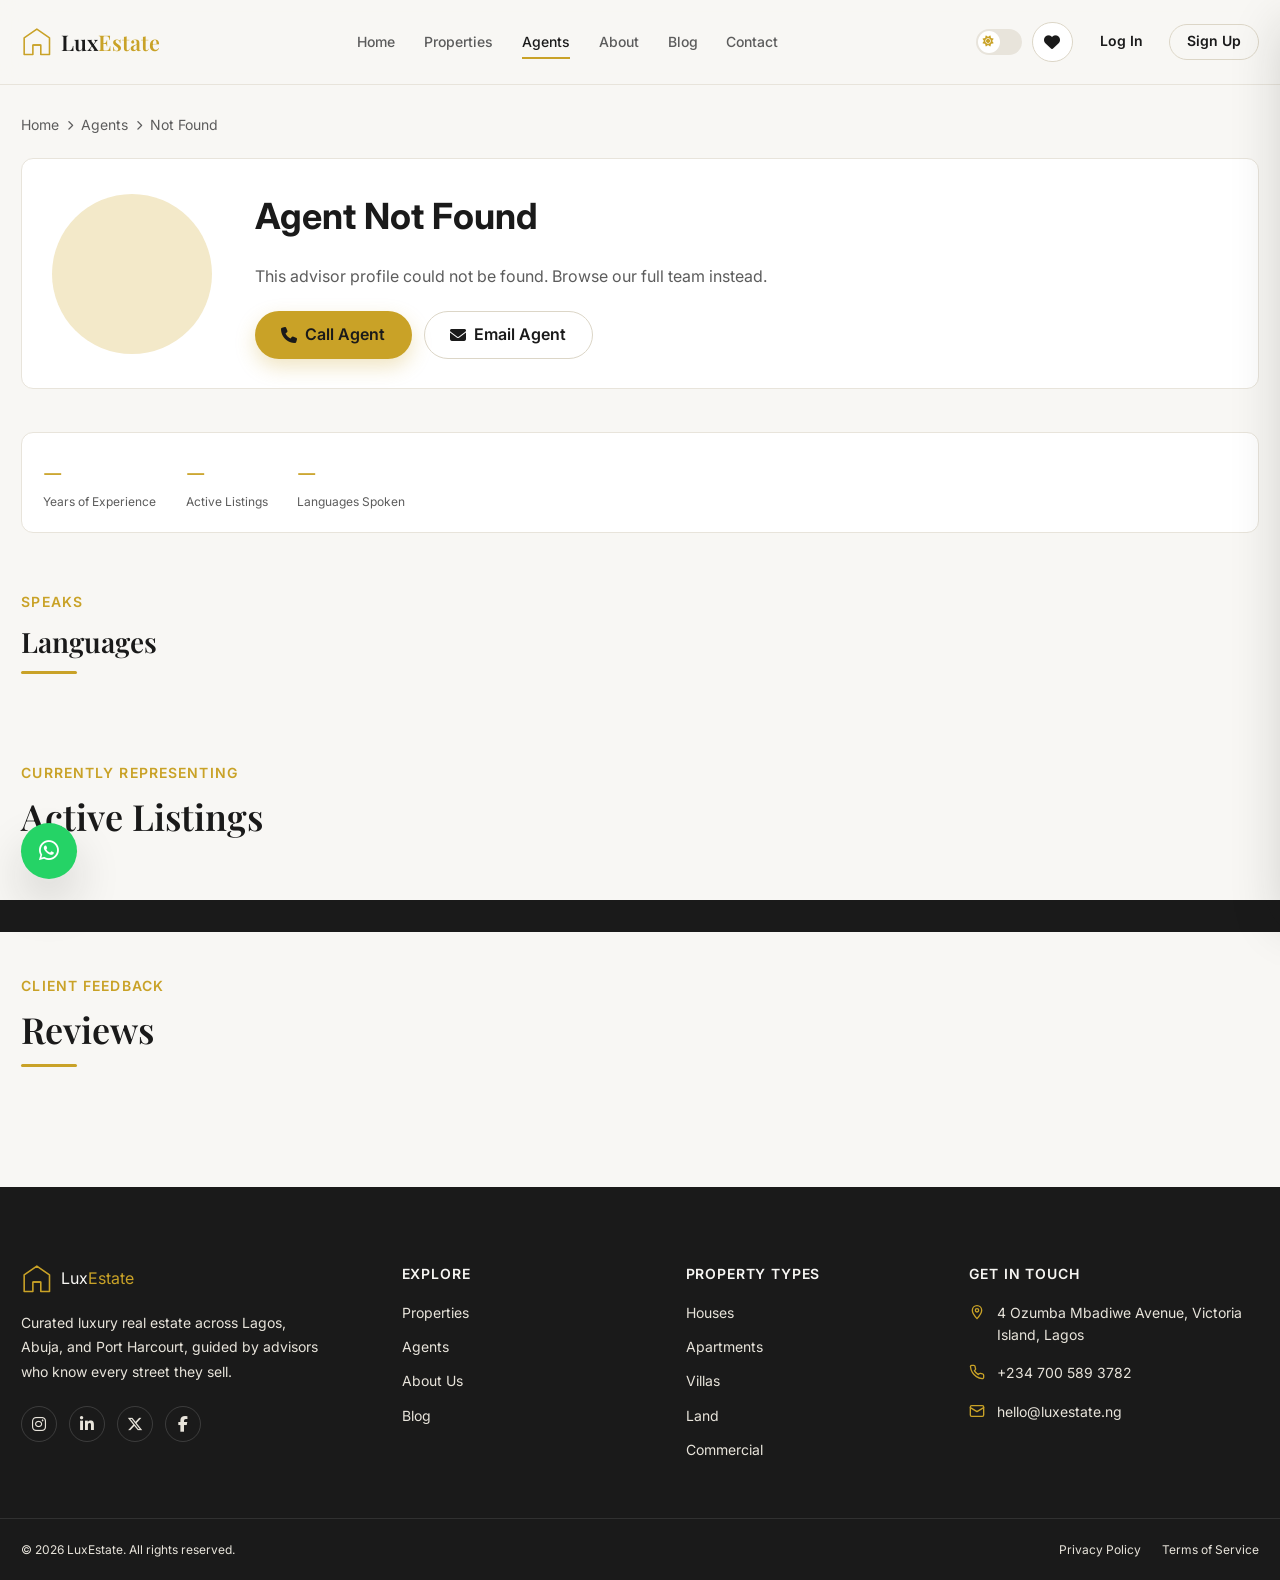
<file: agent.html>
<!DOCTYPE html>
<html lang="en">
<head>
<meta charset="UTF-8">
<meta name="viewport" content="width=device-width, initial-scale=1.0">
<title>Agent Profile | LuxEstate Luxury Real Estate</title>
<meta name="description" content="View this LuxEstate advisor's profile, experience, languages spoken, and active property listings.">
<link rel="canonical" href="https://luxestate.ng/agent.html">

<meta property="og:type" content="profile">
<meta property="og:title" content="Agent Profile | LuxEstate Luxury Real Estate">
<meta property="og:description" content="View this LuxEstate advisor's profile, experience, languages spoken, and active property listings.">
<meta property="og:image" content="https://images.pexels.com/photos/26859026/pexels-photo-26859026.jpeg?auto=compress&cs=tinysrgb&w=1200">
<meta property="og:url" content="https://luxestate.ng/agent.html">

<meta name="twitter:card" content="summary_large_image">
<meta name="twitter:title" content="Agent Profile | LuxEstate Luxury Real Estate">
<meta name="twitter:description" content="View this LuxEstate advisor's profile, experience, languages spoken, and active property listings.">
<meta name="twitter:image" content="https://images.pexels.com/photos/26859026/pexels-photo-26859026.jpeg?auto=compress&cs=tinysrgb&w=1200">

<link rel="icon" type="image/svg+xml" href="data:image/svg+xml,%3Csvg xmlns='http://www.w3.org/2000/svg' viewBox='0 0 40 40'%3E%3Crect width='40' height='40' rx='8' fill='%231A1A1A'/%3E%3Cpath d='M20 7 6 16v17h11V25h6v8h11V16L20 7Z' fill='none' stroke='%23C9A227' stroke-width='2' stroke-linejoin='round'/%3E%3Cpath d='M17 25h6' stroke='%23C9A227' stroke-width='2' stroke-linecap='round'/%3E%3C/svg%3E">

<link rel="preconnect" href="https://fonts.googleapis.com">
<link rel="preconnect" href="https://fonts.gstatic.com" crossorigin>
<link href="https://fonts.googleapis.com/css2?family=Playfair+Display:wght@500;600;700&family=Inter:wght@400;500;600;700&display=swap" rel="stylesheet">
<link rel="stylesheet" href="https://cdnjs.cloudflare.com/ajax/libs/font-awesome/6.5.2/css/all.min.css">

<link rel="stylesheet" href="css/variables.css">
<link rel="stylesheet" href="css/style.css">
<link rel="stylesheet" href="css/animations.css">
<link rel="stylesheet" href="css/responsive.css">
</head>
<body>

<header class="site-header">
  <div class="container header-inner">
    <a href="index.html" class="brand">
      <svg class="brand-mark" viewBox="0 0 40 40" fill="none" xmlns="http://www.w3.org/2000/svg">
        <path d="M20 4 4 15v21h11V24h10v12h11V15L20 4Z" stroke="currentColor" stroke-width="2" stroke-linejoin="round"/>
        <path d="M16 24h8" stroke="currentColor" stroke-width="2" stroke-linecap="round"/>
      </svg>
      <span class="brand-name">Lux<span>Estate</span></span>
    </a>

    <nav class="nav-links" aria-label="Primary">
      <a href="index.html">Home</a>
      <a href="properties.html">Properties</a>
      <a href="agents.html" class="active">Agents</a>
      <a href="about.html">About</a>
      <a href="blog.html">Blog</a>
      <a href="contact.html">Contact</a>
    </nav>

    <div class="header-actions">
      <button type="button" class="theme-toggle" aria-label="Toggle dark mode">
        <span class="theme-toggle-knob">
          <i class="fa-solid fa-sun" style="font-size:11px"></i>
        </span>
      </button>
      <div class="icon-btn-wrap">
        <button type="button" class="btn-icon" id="favorites-drawer-btn" aria-label="View saved favorites">
          <i class="fa-solid fa-heart"></i>
          <span class="favorites-count-badge" id="favorites-count-badge" style="display:none">0</span>
        </button>
      </div>
      <div class="auth-header-actions" id="auth-header-actions"></div>
      <button type="button" class="hamburger" aria-label="Open menu" aria-expanded="false">
        <span></span>
        <span></span>
        <span></span>
      </button>
    </div>
  </div>
</header>

<div class="mobile-menu-backdrop"></div>
<div class="mobile-menu">
  <button type="button" class="mobile-menu-close btn-icon" aria-label="Close menu">
    <i class="fa-solid fa-xmark"></i>
  </button>
  <nav class="mobile-nav-links" aria-label="Mobile Primary">
    <a href="index.html">Home</a>
    <a href="properties.html">Properties</a>
    <a href="agents.html">Agents</a>
    <a href="about.html">About</a>
    <a href="blog.html">Blog</a>
    <a href="contact.html">Contact</a>
  </nav>
  <div class="mobile-auth-links" id="mobile-auth-links"></div>
</div>

<main>
  <div class="container" style="padding-top:var(--space-xl)">
    <div class="breadcrumbs" style="justify-content:flex-start;color:var(--text-secondary)">
      <a href="index.html">Home</a>
      <i class="fa-solid fa-chevron-right" style="font-size:10px"></i>
      <a href="agents.html">Agents</a>
      <i class="fa-solid fa-chevron-right" style="font-size:10px"></i>
      <span id="breadcrumb-agent-name">Loading&hellip;</span>
    </div>
  </div>

  <section class="section-pad" style="padding-top:var(--space-lg)">
    <div class="container">

      <div class="calculator-box reveal" style="display:flex;gap:var(--space-2xl);align-items:center;flex-wrap:wrap">
        <div id="profile-avatar" class="agent-photo" style="width:160px;height:160px;flex-shrink:0;margin:0"></div>
        <div style="flex:1;min-width:240px">
          <h1 id="profile-name" style="font-size:var(--fs-36);margin-bottom:var(--space-2xs)">Loading&hellip;</h1>
          <p id="profile-position" style="color:var(--gold-600);font-weight:600;margin-bottom:var(--space-md)"></p>
          <p id="profile-bio" style="color:var(--text-secondary);line-height:var(--lh-relaxed);margin-bottom:var(--space-lg)"></p>
          <div style="display:flex;gap:var(--space-sm);flex-wrap:wrap">
            <a href="#" id="profile-phone-btn" class="btn btn-primary"><i class="fa-solid fa-phone"></i> Call Agent</a>
            <a href="#" id="profile-email-btn" class="btn btn-secondary"><i class="fa-solid fa-envelope"></i> Email Agent</a>
            <div class="agent-social" id="profile-social" style="justify-content:flex-start"></div>
          </div>
        </div>
      </div>

      <div class="details-quick-facts reveal" style="margin-top:var(--space-2xl)">
        <div class="quick-fact">
          <span class="quick-fact-value" id="stat-experience">&mdash;</span>
          <span class="quick-fact-label">Years of Experience</span>
        </div>
        <div class="quick-fact">
          <span class="quick-fact-value" id="stat-listings">&mdash;</span>
          <span class="quick-fact-label">Active Listings</span>
        </div>
        <div class="quick-fact">
          <span class="quick-fact-value" id="stat-languages">&mdash;</span>
          <span class="quick-fact-label">Languages Spoken</span>
        </div>
      </div>

      <div class="section-head reveal" style="margin-top:var(--space-3xl)">
        <span class="eyebrow">Speaks</span>
        <h2 class="section-title with-rule" style="font-size:var(--fs-28)">Languages</h2>
      </div>
      <div id="profile-languages" style="display:flex;gap:var(--space-sm);flex-wrap:wrap;margin-bottom:var(--space-xl)"></div>

      <div class="section-head reveal" style="margin-top:var(--space-2xl)">
        <span class="eyebrow">Currently Representing</span>
        <h2 class="section-title with-rule">Active Listings</h2>
      </div>
      <div class="grid grid-3" id="profile-listings-grid"></div>

      <div class="section-head reveal" style="margin-top:var(--space-4xl)">
        <span class="eyebrow">Client Feedback</span>
        <h2 class="section-title with-rule">Reviews</h2>
      </div>
      <div class="grid grid-2" id="profile-reviews-grid"></div>

    </div>
  </section>
</main>

<footer class="site-footer">
  <div class="container footer-grid">
    <div>
      <a href="index.html" class="brand footer-brand">
        <svg class="brand-mark" viewBox="0 0 40 40" fill="none" xmlns="http://www.w3.org/2000/svg">
          <path d="M20 4 4 15v21h11V24h10v12h11V15L20 4Z" stroke="currentColor" stroke-width="2" stroke-linejoin="round"/>
          <path d="M16 24h8" stroke="currentColor" stroke-width="2" stroke-linecap="round"/>
        </svg>
        <span>Lux<span style="color:var(--gold-600)">Estate</span></span>
      </a>
      <p class="footer-desc">Curated luxury real estate across Lagos, Abuja, and Port Harcourt, guided by advisors who know every street they sell.</p>
      <div class="footer-social">
        <a href="#" aria-label="LuxEstate on Instagram"><i class="fa-brands fa-instagram"></i></a>
        <a href="#" aria-label="LuxEstate on LinkedIn"><i class="fa-brands fa-linkedin-in"></i></a>
        <a href="#" aria-label="LuxEstate on X"><i class="fa-brands fa-x-twitter"></i></a>
        <a href="#" aria-label="LuxEstate on Facebook"><i class="fa-brands fa-facebook-f"></i></a>
      </div>
    </div>

    <div>
      <h4 class="footer-heading">Explore</h4>
      <div class="footer-links">
        <a href="properties.html">Properties</a>
        <a href="agents.html">Agents</a>
        <a href="about.html">About Us</a>
        <a href="blog.html">Blog</a>
      </div>
    </div>

    <div>
      <h4 class="footer-heading">Property Types</h4>
      <div class="footer-links">
        <a href="properties.html?type=House">Houses</a>
        <a href="properties.html?type=Apartment">Apartments</a>
        <a href="properties.html?type=Villa">Villas</a>
        <a href="properties.html?type=Land">Land</a>
        <a href="properties.html?type=Commercial">Commercial</a>
      </div>
    </div>

    <div>
      <h4 class="footer-heading">Get In Touch</h4>
      <div class="footer-contact-item">
        <svg viewBox="0 0 24 24" fill="none" stroke="currentColor" stroke-width="2" stroke-linecap="round" stroke-linejoin="round"><path d="M12 22s7-7.5 7-12.5A7 7 0 0 0 5 9.5C5 14.5 12 22 12 22Z"/><circle cx="12" cy="9.5" r="2.5"/></svg>
        <span>4 Ozumba Mbadiwe Avenue, Victoria Island, Lagos</span>
      </div>
      <div class="footer-contact-item">
        <svg viewBox="0 0 24 24" fill="none" stroke="currentColor" stroke-width="2" stroke-linecap="round" stroke-linejoin="round"><path d="M22 16.9v3a2 2 0 0 1-2.2 2 19.8 19.8 0 0 1-8.6-3 19.5 19.5 0 0 1-6-6 19.8 19.8 0 0 1-3-8.7A2 2 0 0 1 4.1 2h3a2 2 0 0 1 2 1.7c.1 1 .3 2 .7 3a2 2 0 0 1-.5 2.1L8 10a16 16 0 0 0 6 6l1.2-1.3a2 2 0 0 1 2.1-.5c1 .4 2 .6 3 .7a2 2 0 0 1 1.7 2Z"/></svg>
        <span>+234 700 589 3782</span>
      </div>
      <div class="footer-contact-item">
        <svg viewBox="0 0 24 24" fill="none" stroke="currentColor" stroke-width="2" stroke-linecap="round" stroke-linejoin="round"><rect x="2" y="4" width="20" height="16" rx="2"/><path d="m2 7 10 6 10-6"/></svg>
        <span>hello@luxestate.ng</span>
      </div>
    </div>
  </div>

  <div class="container footer-bottom">
    <span>&copy; 2026 LuxEstate. All rights reserved.</span>
    <div class="footer-bottom-links">
      <a href="#">Privacy Policy</a>
      <a href="#">Terms of Service</a>
    </div>
  </div>
</footer>

<button type="button" class="back-to-top" aria-label="Back to top">
  <i class="fa-solid fa-arrow-up"></i>
</button>

<div class="favorites-drawer-backdrop" id="favorites-drawer-backdrop"></div>
<aside class="favorites-drawer" id="favorites-drawer" aria-label="Saved favorites">
  <div class="favorites-drawer-header">
    <span class="favorites-drawer-title">Saved Favorites</span>
    <button type="button" class="btn-icon" id="favorites-drawer-close" aria-label="Close favorites">
      <i class="fa-solid fa-xmark"></i>
    </button>
  </div>
  <div class="favorites-drawer-body" id="favorites-drawer-body"></div>
  <div class="favorites-drawer-footer">
    <a href="favorites.html" class="btn btn-secondary btn-block">View All Favorites</a>
  </div>
</aside>

<a href="https://wa.me/2347005893782" class="whatsapp-float" target="_blank" rel="noopener" aria-label="Chat with us on WhatsApp">
  <i class="fa-brands fa-whatsapp"></i>
</a>

<script src="js/app.js"></script>
<script src="js/darkmode.js"></script>
<script src="js/toast.js"></script>
<script src="js/favorites.js"></script>
<script src="js/auth.js"></script>
<script src="js/favorites-drawer.js"></script>
<script src="js/render.js"></script><script>
  (function () {
    const params = new URLSearchParams(window.location.search);
    const agentId = params.get('id');

    const SAMPLE_REVIEWS = [
      {
        text: 'Patient, thorough, and never once made us feel rushed into a decision. We toured six properties before finding the right one, and the advice at every step was honest.',
        author: 'Ngozi Adeyemi',
        role: 'Buyer'
      },
      {
        text: 'Handled a tricky negotiation on our behalf with a level head and a clear strategy. We ended up paying less than our original budget for a better property.',
        author: 'Segun Afolabi',
        role: 'Buyer'
      }
    ];

    function socialIcon(platform) {
      if (platform === 'instagram') return 'fa-instagram';
      if (platform === 'linkedin') return 'fa-linkedin-in';
      if (platform === 'twitter') return 'fa-x-twitter';
      return 'fa-link';
    }

    function renderReviews() {
      return SAMPLE_REVIEWS.map(function (review) {
        return (
          '<article class="card reveal">' +
            '<div class="card-body">' +
              '<svg style="width:28px;height:28px;color:var(--gold-600);margin-bottom:var(--space-md)" viewBox="0 0 24 24" fill="currentColor"><path d="M7 5C4 6.5 2 9.5 2 13c0 2.8 2.2 5 5 5s5-2.2 5-5c0-2.5-1.8-4.6-4.2-5V5Zm11 0c-3 1.5-5 4.5-5 8 0 2.8 2.2 5 5 5s5-2.2 5-5c0-2.5-1.8-4.6-4.2-5V5Z"/></svg>' +
              '<p style="color:var(--text-secondary);line-height:var(--lh-relaxed);margin-bottom:var(--space-md)">' + review.text + '</p>' +
              '<p style="font-weight:600">' + review.author + '</p>' +
              '<p style="font-size:var(--fs-12);color:var(--text-secondary)">' + review.role + '</p>' +
            '</div>' +
          '</article>'
        );
      }).join('');
    }

    Promise.all([LuxRender.loadAgents(), LuxRender.loadProperties()]).then(function (results) {
      const agents = results[0];
      const properties = results[1];
      const agent = agents.find(function (a) { return a.id === agentId; });

      if (!agent) {
        document.getElementById('profile-name').textContent = 'Agent Not Found';
        document.getElementById('profile-bio').textContent = 'This advisor profile could not be found. Browse our full team instead.';
        document.getElementById('breadcrumb-agent-name').textContent = 'Not Found';
        return;
      }

      document.title = agent.name + ' | LuxEstate Agents';
      document.getElementById('breadcrumb-agent-name').textContent = agent.name;
      const avatar = agent.avatar || { initials: '?', bg: '#F1EFE8', fg: '#5C5C5C' };
      document.getElementById('profile-avatar').innerHTML = '<span class="avatar-initials" style="background:' + avatar.bg + ';color:' + avatar.fg + ';font-size:2.5rem">' + LuxRender.escapeHTML(avatar.initials) + '</span>';
      document.getElementById('profile-name').textContent = agent.name;
      document.getElementById('profile-position').textContent = agent.position;
      document.getElementById('profile-bio').textContent = agent.bio;
      document.getElementById('profile-phone-btn').href = 'tel:' + agent.phone.replace(/\s/g, '');
      document.getElementById('profile-phone-btn').innerHTML = '<i class="fa-solid fa-phone"></i> ' + agent.phone;
      document.getElementById('profile-email-btn').href = 'mailto:' + agent.email;

      document.getElementById('stat-experience').textContent = agent.experienceYears + '+';
      document.getElementById('stat-listings').textContent = agent.listingIds.length;
      document.getElementById('stat-languages').textContent = agent.languages.length;

      document.getElementById('profile-languages').innerHTML = agent.languages.map(function (lang) {
        return '<span class="card-badge" style="position:static">' + LuxRender.escapeHTML(lang) + '</span>';
      }).join('');

      const socialLinks = Object.keys(agent.social || {}).map(function (platform) {
        return '<a href="' + agent.social[platform] + '" target="_blank" rel="noopener" aria-label="' + agent.name + ' on ' + platform + '"><i class="fa-brands ' + socialIcon(platform) + '"></i></a>';
      }).join('');
      document.getElementById('profile-social').innerHTML = socialLinks;

      const listings = properties.filter(function (p) { return agent.listingIds.indexOf(p.id) !== -1; });
      LuxRender.renderProperties(document.getElementById('profile-listings-grid'), listings);

      document.getElementById('profile-reviews-grid').innerHTML = renderReviews();
      LuxRender.observeReveal(document.getElementById('profile-reviews-grid'));
    });
  })();
</script>

</body>
</html>
</file>
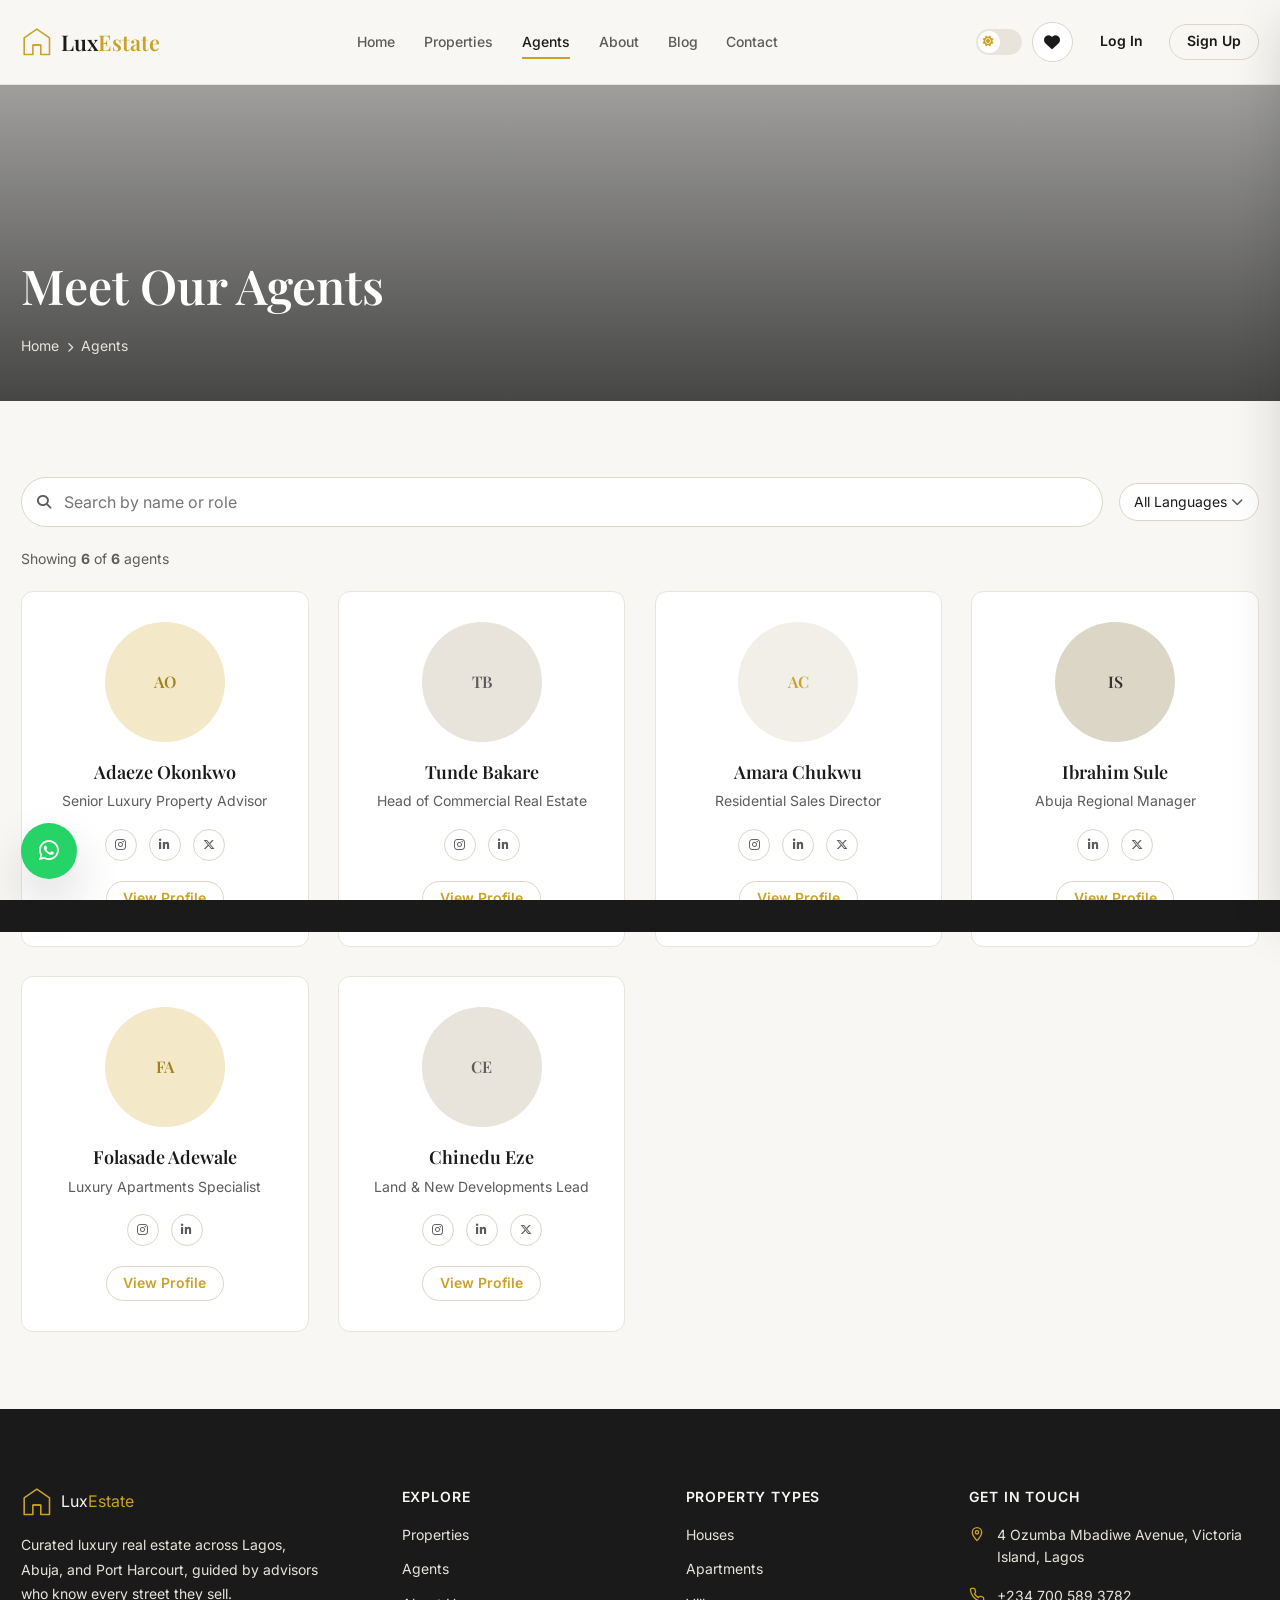
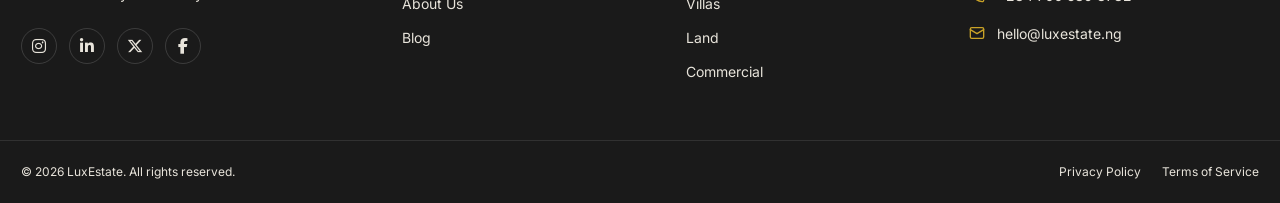
<file: agents.html>
<!DOCTYPE html>
<html lang="en">
<head>
<meta charset="UTF-8">
<meta name="viewport" content="width=device-width, initial-scale=1.0">
<title>Our Agents | LuxEstate Luxury Real Estate</title>
<meta name="description" content="Meet the LuxEstate advisory team — experienced luxury real estate agents serving Lagos, Abuja, and Port Harcourt.">
<link rel="canonical" href="https://luxestate.ng/agents.html">

<meta property="og:type" content="website">
<meta property="og:title" content="Our Agents | LuxEstate Luxury Real Estate">
<meta property="og:description" content="Meet the LuxEstate advisory team — experienced luxury real estate agents serving Lagos, Abuja, and Port Harcourt.">
<meta property="og:image" content="https://images.pexels.com/photos/26859026/pexels-photo-26859026.jpeg?auto=compress&cs=tinysrgb&w=1200">
<meta property="og:url" content="https://luxestate.ng/agents.html">

<meta name="twitter:card" content="summary_large_image">
<meta name="twitter:title" content="Our Agents | LuxEstate Luxury Real Estate">
<meta name="twitter:description" content="Meet the LuxEstate advisory team — experienced luxury real estate agents serving Lagos, Abuja, and Port Harcourt.">
<meta name="twitter:image" content="https://images.pexels.com/photos/26859026/pexels-photo-26859026.jpeg?auto=compress&cs=tinysrgb&w=1200">

<link rel="icon" type="image/svg+xml" href="data:image/svg+xml,%3Csvg xmlns='http://www.w3.org/2000/svg' viewBox='0 0 40 40'%3E%3Crect width='40' height='40' rx='8' fill='%231A1A1A'/%3E%3Cpath d='M20 7 6 16v17h11V25h6v8h11V16L20 7Z' fill='none' stroke='%23C9A227' stroke-width='2' stroke-linejoin='round'/%3E%3Cpath d='M17 25h6' stroke='%23C9A227' stroke-width='2' stroke-linecap='round'/%3E%3C/svg%3E">

<link rel="preconnect" href="https://fonts.googleapis.com">
<link rel="preconnect" href="https://fonts.gstatic.com" crossorigin>
<link href="https://fonts.googleapis.com/css2?family=Playfair+Display:wght@500;600;700&family=Inter:wght@400;500;600;700&display=swap" rel="stylesheet">
<link rel="stylesheet" href="https://cdnjs.cloudflare.com/ajax/libs/font-awesome/6.5.2/css/all.min.css">

<link rel="stylesheet" href="css/variables.css">
<link rel="stylesheet" href="css/style.css">
<link rel="stylesheet" href="css/animations.css">
<link rel="stylesheet" href="css/responsive.css">
</head>
<body>

<header class="site-header">
  <div class="container header-inner">
    <a href="index.html" class="brand">
      <svg class="brand-mark" viewBox="0 0 40 40" fill="none" xmlns="http://www.w3.org/2000/svg">
        <path d="M20 4 4 15v21h11V24h10v12h11V15L20 4Z" stroke="currentColor" stroke-width="2" stroke-linejoin="round"/>
        <path d="M16 24h8" stroke="currentColor" stroke-width="2" stroke-linecap="round"/>
      </svg>
      <span class="brand-name">Lux<span>Estate</span></span>
    </a>

    <nav class="nav-links" aria-label="Primary">
      <a href="index.html">Home</a>
      <a href="properties.html">Properties</a>
      <a href="agents.html" class="active">Agents</a>
      <a href="about.html">About</a>
      <a href="blog.html">Blog</a>
      <a href="contact.html">Contact</a>
    </nav>

    <div class="header-actions">
      <button type="button" class="theme-toggle" aria-label="Toggle dark mode">
        <span class="theme-toggle-knob">
          <i class="fa-solid fa-sun" style="font-size:11px"></i>
        </span>
      </button>
      <div class="icon-btn-wrap">
        <button type="button" class="btn-icon" id="favorites-drawer-btn" aria-label="View saved favorites">
          <i class="fa-solid fa-heart"></i>
          <span class="favorites-count-badge" id="favorites-count-badge" style="display:none">0</span>
        </button>
      </div>
      <div class="auth-header-actions" id="auth-header-actions"></div>
      <button type="button" class="hamburger" aria-label="Open menu" aria-expanded="false">
        <span></span>
        <span></span>
        <span></span>
      </button>
    </div>
  </div>
</header>

<div class="mobile-menu-backdrop"></div>
<div class="mobile-menu">
  <button type="button" class="mobile-menu-close btn-icon" aria-label="Close menu">
    <i class="fa-solid fa-xmark"></i>
  </button>
  <nav class="mobile-nav-links" aria-label="Mobile Primary">
    <a href="index.html">Home</a>
    <a href="properties.html">Properties</a>
    <a href="agents.html">Agents</a>
    <a href="about.html">About</a>
    <a href="blog.html">Blog</a>
    <a href="contact.html">Contact</a>
  </nav>
  <div class="mobile-auth-links" id="mobile-auth-links"></div>
</div>

<main>

  <section class="page-hero" style="background-image:url('https://images.pexels.com/photos/19689230/pexels-photo-19689230.jpeg?auto=compress&cs=tinysrgb&w=1600')">
    <div class="page-hero-overlay"></div>
    <div class="container page-hero-content">
      <h1 class="page-hero-title">Meet Our Agents</h1>
      <div class="breadcrumbs">
        <a href="index.html">Home</a>
        <i class="fa-solid fa-chevron-right" style="font-size:10px"></i>
        <span>Agents</span>
      </div>
    </div>
  </section>

  <section class="section-pad">
    <div class="container">

      <div class="toolbar">
        <div class="search-input-wrap">
          <i class="fa-solid fa-magnifying-glass"></i>
          <label for="agent-search-input" class="sr-only">Search agents</label>
          <input type="text" id="agent-search-input" placeholder="Search by name or role">
        </div>
        <div class="toolbar-actions">
          <div class="select-wrap">
            <select id="agent-language-select">
              <option value="">All Languages</option>
            </select>
            <i class="fa-solid fa-chevron-down"></i>
          </div>
        </div>
      </div>

      <p class="result-count" id="agent-result-count"></p>

      <div class="grid grid-4" id="agents-grid"></div>

      <div class="empty-state" id="agent-empty-state" style="display:none">
        <svg viewBox="0 0 24 24" fill="none" stroke="currentColor" stroke-width="1.2" stroke-linecap="round" stroke-linejoin="round"><circle cx="11" cy="11" r="7"/><path d="m21 21-4.3-4.3"/><path d="M9 11h4"/></svg>
        <h3 class="empty-state-title">No Agents Found</h3>
        <p class="empty-state-desc">Try a different name, role, or language filter.</p>
        <button type="button" class="btn btn-primary" id="agent-empty-clear-btn">Clear Filters</button>
      </div>

    </div>
  </section>

</main>

<footer class="site-footer">
  <div class="container footer-grid">
    <div>
      <a href="index.html" class="brand footer-brand">
        <svg class="brand-mark" viewBox="0 0 40 40" fill="none" xmlns="http://www.w3.org/2000/svg">
          <path d="M20 4 4 15v21h11V24h10v12h11V15L20 4Z" stroke="currentColor" stroke-width="2" stroke-linejoin="round"/>
          <path d="M16 24h8" stroke="currentColor" stroke-width="2" stroke-linecap="round"/>
        </svg>
        <span>Lux<span style="color:var(--gold-600)">Estate</span></span>
      </a>
      <p class="footer-desc">Curated luxury real estate across Lagos, Abuja, and Port Harcourt, guided by advisors who know every street they sell.</p>
      <div class="footer-social">
        <a href="#" aria-label="LuxEstate on Instagram"><i class="fa-brands fa-instagram"></i></a>
        <a href="#" aria-label="LuxEstate on LinkedIn"><i class="fa-brands fa-linkedin-in"></i></a>
        <a href="#" aria-label="LuxEstate on X"><i class="fa-brands fa-x-twitter"></i></a>
        <a href="#" aria-label="LuxEstate on Facebook"><i class="fa-brands fa-facebook-f"></i></a>
      </div>
    </div>

    <div>
      <h4 class="footer-heading">Explore</h4>
      <div class="footer-links">
        <a href="properties.html">Properties</a>
        <a href="agents.html">Agents</a>
        <a href="about.html">About Us</a>
        <a href="blog.html">Blog</a>
      </div>
    </div>

    <div>
      <h4 class="footer-heading">Property Types</h4>
      <div class="footer-links">
        <a href="properties.html?type=House">Houses</a>
        <a href="properties.html?type=Apartment">Apartments</a>
        <a href="properties.html?type=Villa">Villas</a>
        <a href="properties.html?type=Land">Land</a>
        <a href="properties.html?type=Commercial">Commercial</a>
      </div>
    </div>

    <div>
      <h4 class="footer-heading">Get In Touch</h4>
      <div class="footer-contact-item">
        <svg viewBox="0 0 24 24" fill="none" stroke="currentColor" stroke-width="2" stroke-linecap="round" stroke-linejoin="round"><path d="M12 22s7-7.5 7-12.5A7 7 0 0 0 5 9.5C5 14.5 12 22 12 22Z"/><circle cx="12" cy="9.5" r="2.5"/></svg>
        <span>4 Ozumba Mbadiwe Avenue, Victoria Island, Lagos</span>
      </div>
      <div class="footer-contact-item">
        <svg viewBox="0 0 24 24" fill="none" stroke="currentColor" stroke-width="2" stroke-linecap="round" stroke-linejoin="round"><path d="M22 16.9v3a2 2 0 0 1-2.2 2 19.8 19.8 0 0 1-8.6-3 19.5 19.5 0 0 1-6-6 19.8 19.8 0 0 1-3-8.7A2 2 0 0 1 4.1 2h3a2 2 0 0 1 2 1.7c.1 1 .3 2 .7 3a2 2 0 0 1-.5 2.1L8 10a16 16 0 0 0 6 6l1.2-1.3a2 2 0 0 1 2.1-.5c1 .4 2 .6 3 .7a2 2 0 0 1 1.7 2Z"/></svg>
        <span>+234 700 589 3782</span>
      </div>
      <div class="footer-contact-item">
        <svg viewBox="0 0 24 24" fill="none" stroke="currentColor" stroke-width="2" stroke-linecap="round" stroke-linejoin="round"><rect x="2" y="4" width="20" height="16" rx="2"/><path d="m2 7 10 6 10-6"/></svg>
        <span>hello@luxestate.ng</span>
      </div>
    </div>
  </div>

  <div class="container footer-bottom">
    <span>&copy; 2026 LuxEstate. All rights reserved.</span>
    <div class="footer-bottom-links">
      <a href="#">Privacy Policy</a>
      <a href="#">Terms of Service</a>
    </div>
  </div>
</footer>

<button type="button" class="back-to-top" aria-label="Back to top">
  <i class="fa-solid fa-arrow-up"></i>
</button>

<div class="favorites-drawer-backdrop" id="favorites-drawer-backdrop"></div>
<aside class="favorites-drawer" id="favorites-drawer" aria-label="Saved favorites">
  <div class="favorites-drawer-header">
    <span class="favorites-drawer-title">Saved Favorites</span>
    <button type="button" class="btn-icon" id="favorites-drawer-close" aria-label="Close favorites">
      <i class="fa-solid fa-xmark"></i>
    </button>
  </div>
  <div class="favorites-drawer-body" id="favorites-drawer-body"></div>
  <div class="favorites-drawer-footer">
    <a href="favorites.html" class="btn btn-secondary btn-block">View All Favorites</a>
  </div>
</aside>

<a href="https://wa.me/2347005893782" class="whatsapp-float" target="_blank" rel="noopener" aria-label="Chat with us on WhatsApp">
  <i class="fa-brands fa-whatsapp"></i>
</a>

<script src="js/app.js"></script>
<script src="js/darkmode.js"></script>
<script src="js/toast.js"></script>
<script src="js/favorites.js"></script>
<script src="js/auth.js"></script>
<script src="js/favorites-drawer.js"></script>
<script src="js/render.js"></script><script>
  (function () {
    let allAgents = [];
    const grid = document.getElementById('agents-grid');
    const resultCount = document.getElementById('agent-result-count');
    const emptyState = document.getElementById('agent-empty-state');
    const searchInput = document.getElementById('agent-search-input');
    const languageSelect = document.getElementById('agent-language-select');

    function applyAgentFilters() {
      const term = searchInput.value.trim().toLowerCase();
      const language = languageSelect.value;

      const filtered = allAgents.filter(function (agent) {
        const matchesTerm = !term || (agent.name + ' ' + agent.position).toLowerCase().indexOf(term) !== -1;
        const matchesLanguage = !language || agent.languages.indexOf(language) !== -1;
        return matchesTerm && matchesLanguage;
      });

      resultCount.innerHTML = 'Showing <strong>' + filtered.length + '</strong> of <strong>' + allAgents.length + '</strong> agents';
      emptyState.style.display = filtered.length ? 'none' : 'block';
      LuxRender.renderAgents(grid, filtered);
    }

    LuxRender.renderSkeletons(grid, 6);

    LuxRender.loadAgents().then(function (agents) {
      allAgents = agents;

      const languages = Array.from(new Set(agents.reduce(function (acc, agent) {
        return acc.concat(agent.languages);
      }, []))).sort();

      languages.forEach(function (lang) {
        const option = document.createElement('option');
        option.value = lang;
        option.textContent = lang;
        languageSelect.appendChild(option);
      });

      applyAgentFilters();
    });

    searchInput.addEventListener('input', applyAgentFilters);
    languageSelect.addEventListener('change', applyAgentFilters);

    document.getElementById('agent-empty-clear-btn').addEventListener('click', function () {
      searchInput.value = '';
      languageSelect.value = '';
      applyAgentFilters();
    });
  })();
</script>

</body>
</html>
</file>
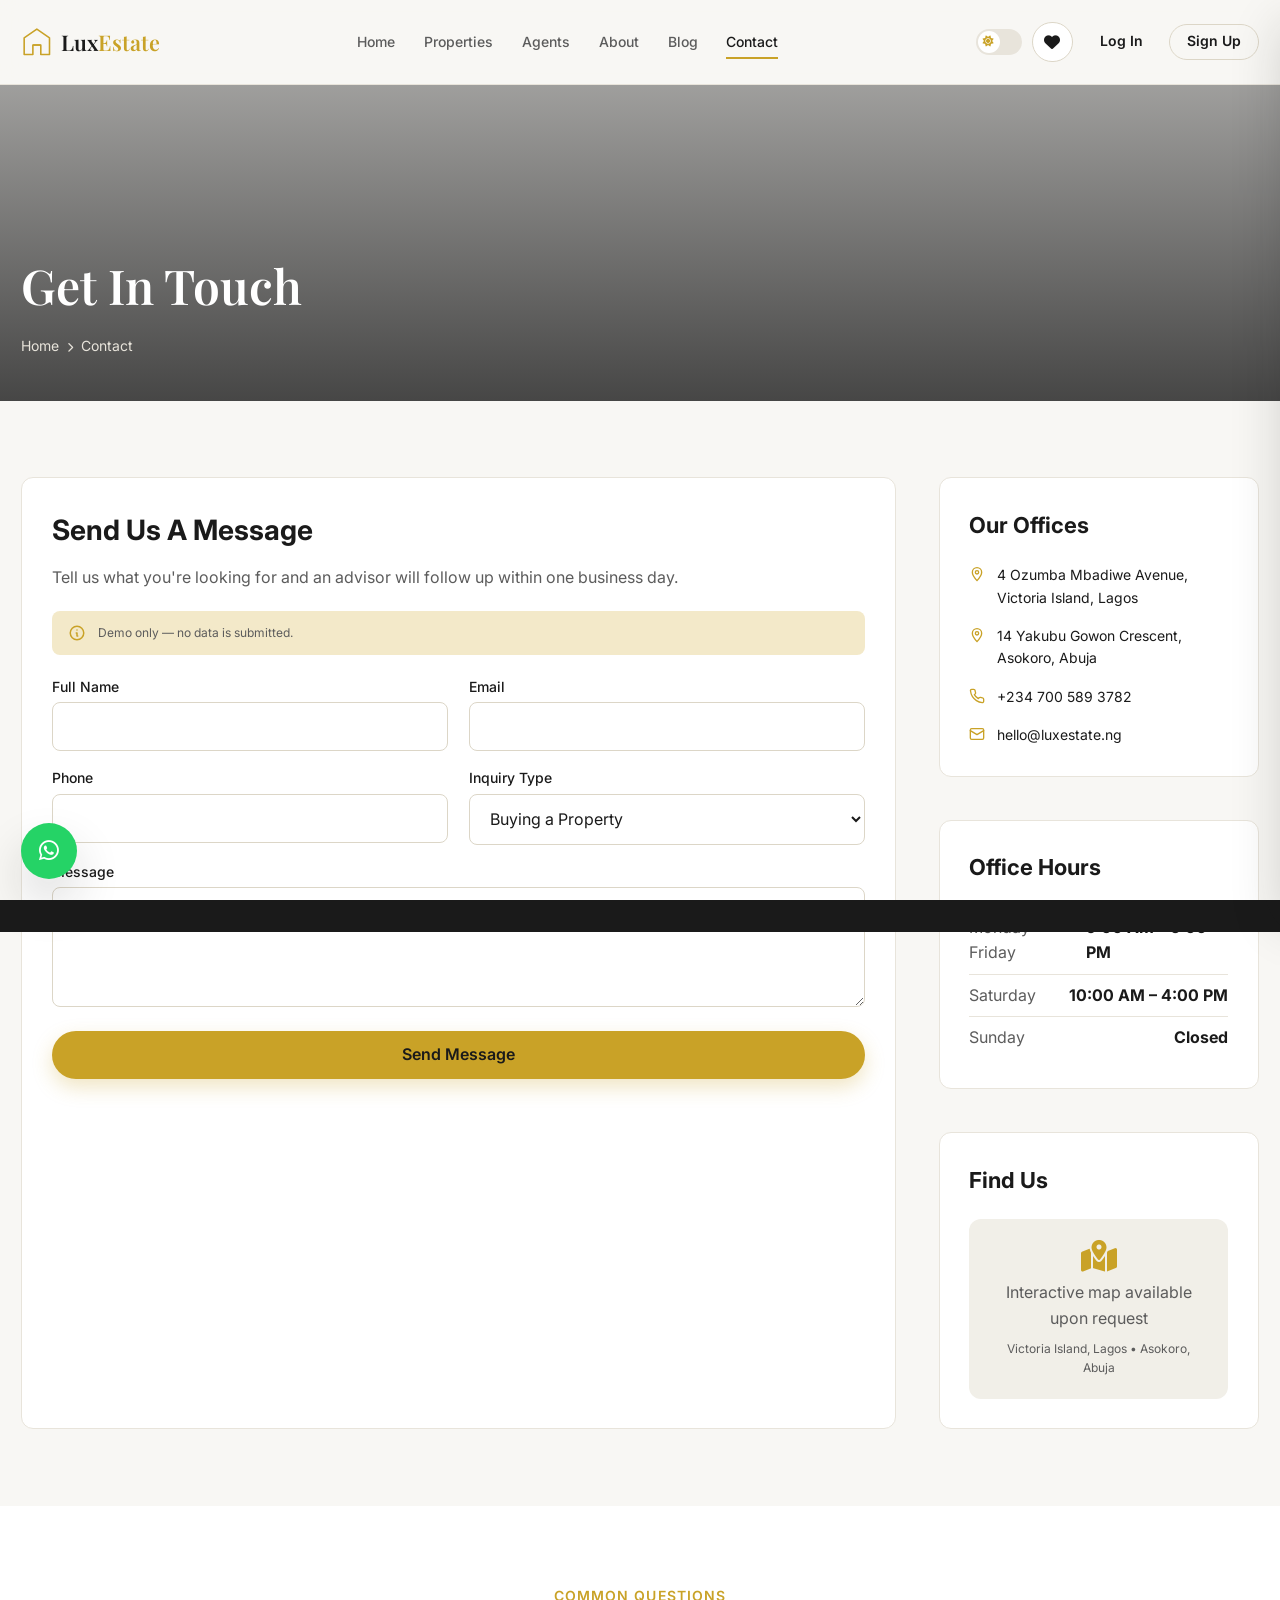
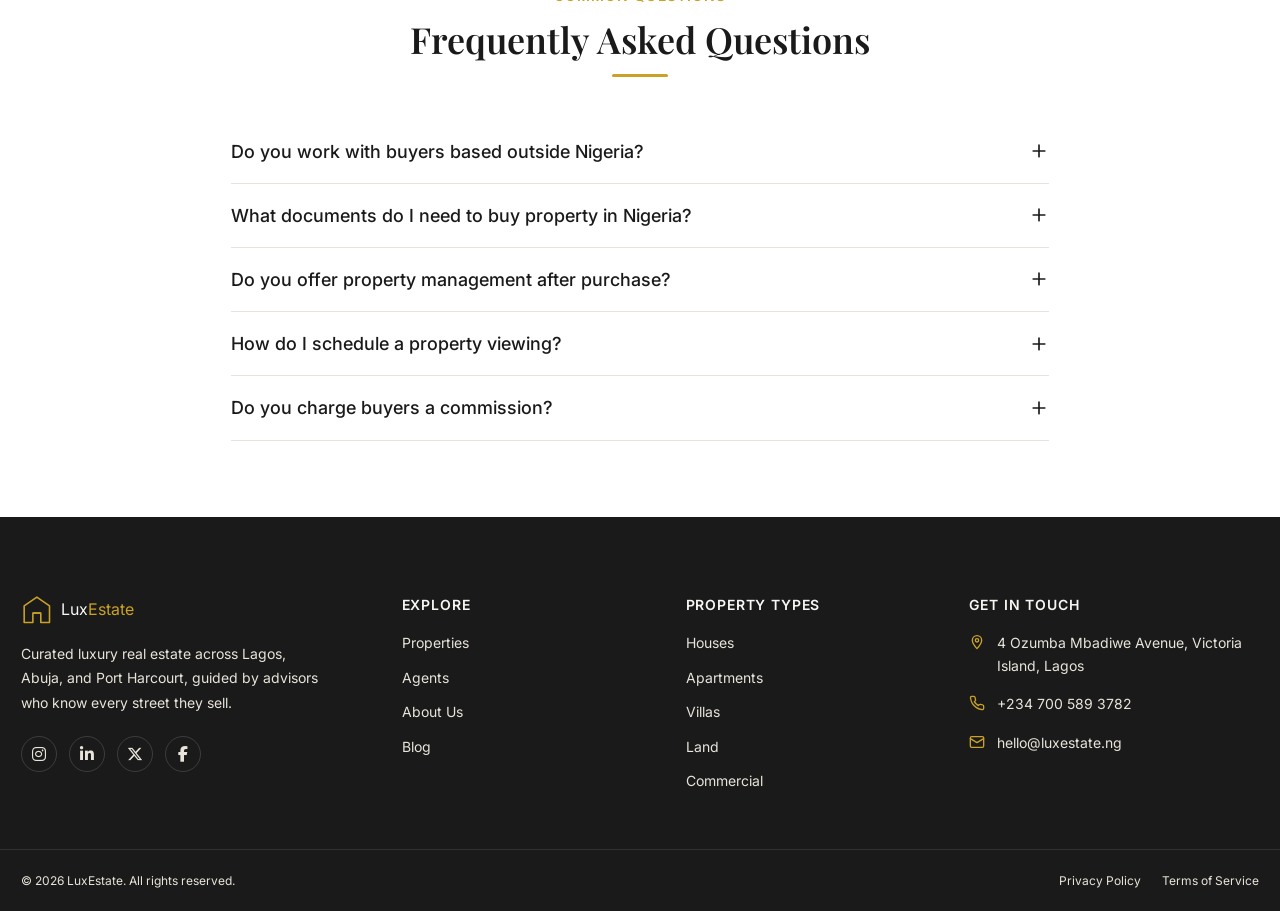
<file: contact.html>
<!DOCTYPE html>
<html lang="en">
<head>
<meta charset="UTF-8">
<meta name="viewport" content="width=device-width, initial-scale=1.0">
<title>Contact Us | LuxEstate Luxury Real Estate</title>
<meta name="description" content="Get in touch with LuxEstate's advisory team for luxury property inquiries in Lagos, Abuja, and Port Harcourt.">
<link rel="canonical" href="https://luxestate.ng/contact.html">

<meta property="og:type" content="website">
<meta property="og:title" content="Contact Us | LuxEstate Luxury Real Estate">
<meta property="og:description" content="Get in touch with LuxEstate's advisory team for luxury property inquiries in Lagos, Abuja, and Port Harcourt.">
<meta property="og:image" content="https://images.pexels.com/photos/26859026/pexels-photo-26859026.jpeg?auto=compress&cs=tinysrgb&w=1200">
<meta property="og:url" content="https://luxestate.ng/contact.html">

<meta name="twitter:card" content="summary_large_image">
<meta name="twitter:title" content="Contact Us | LuxEstate Luxury Real Estate">
<meta name="twitter:description" content="Get in touch with LuxEstate's advisory team for luxury property inquiries in Lagos, Abuja, and Port Harcourt.">
<meta name="twitter:image" content="https://images.pexels.com/photos/26859026/pexels-photo-26859026.jpeg?auto=compress&cs=tinysrgb&w=1200">

<link rel="icon" type="image/svg+xml" href="data:image/svg+xml,%3Csvg xmlns='http://www.w3.org/2000/svg' viewBox='0 0 40 40'%3E%3Crect width='40' height='40' rx='8' fill='%231A1A1A'/%3E%3Cpath d='M20 7 6 16v17h11V25h6v8h11V16L20 7Z' fill='none' stroke='%23C9A227' stroke-width='2' stroke-linejoin='round'/%3E%3Cpath d='M17 25h6' stroke='%23C9A227' stroke-width='2' stroke-linecap='round'/%3E%3C/svg%3E">

<link rel="preconnect" href="https://fonts.googleapis.com">
<link rel="preconnect" href="https://fonts.gstatic.com" crossorigin>
<link href="https://fonts.googleapis.com/css2?family=Playfair+Display:wght@500;600;700&family=Inter:wght@400;500;600;700&display=swap" rel="stylesheet">
<link rel="stylesheet" href="https://cdnjs.cloudflare.com/ajax/libs/font-awesome/6.5.2/css/all.min.css">

<link rel="stylesheet" href="css/variables.css">
<link rel="stylesheet" href="css/style.css">
<link rel="stylesheet" href="css/animations.css">
<link rel="stylesheet" href="css/responsive.css">
</head>
<body>

<header class="site-header">
  <div class="container header-inner">
    <a href="index.html" class="brand">
      <svg class="brand-mark" viewBox="0 0 40 40" fill="none" xmlns="http://www.w3.org/2000/svg">
        <path d="M20 4 4 15v21h11V24h10v12h11V15L20 4Z" stroke="currentColor" stroke-width="2" stroke-linejoin="round"/>
        <path d="M16 24h8" stroke="currentColor" stroke-width="2" stroke-linecap="round"/>
      </svg>
      <span class="brand-name">Lux<span>Estate</span></span>
    </a>

    <nav class="nav-links" aria-label="Primary">
      <a href="index.html">Home</a>
      <a href="properties.html">Properties</a>
      <a href="agents.html">Agents</a>
      <a href="about.html">About</a>
      <a href="blog.html">Blog</a>
      <a href="contact.html" class="active">Contact</a>
    </nav>

    <div class="header-actions">
      <button type="button" class="theme-toggle" aria-label="Toggle dark mode">
        <span class="theme-toggle-knob">
          <i class="fa-solid fa-sun" style="font-size:11px"></i>
        </span>
      </button>
      <div class="icon-btn-wrap">
        <button type="button" class="btn-icon" id="favorites-drawer-btn" aria-label="View saved favorites">
          <i class="fa-solid fa-heart"></i>
          <span class="favorites-count-badge" id="favorites-count-badge" style="display:none">0</span>
        </button>
      </div>
      <div class="auth-header-actions" id="auth-header-actions"></div>
      <button type="button" class="hamburger" aria-label="Open menu" aria-expanded="false">
        <span></span>
        <span></span>
        <span></span>
      </button>
    </div>
  </div>
</header>

<div class="mobile-menu-backdrop"></div>
<div class="mobile-menu">
  <button type="button" class="mobile-menu-close btn-icon" aria-label="Close menu">
    <i class="fa-solid fa-xmark"></i>
  </button>
  <nav class="mobile-nav-links" aria-label="Mobile Primary">
    <a href="index.html">Home</a>
    <a href="properties.html">Properties</a>
    <a href="agents.html">Agents</a>
    <a href="about.html">About</a>
    <a href="blog.html">Blog</a>
    <a href="contact.html">Contact</a>
  </nav>
  <div class="mobile-auth-links" id="mobile-auth-links"></div>
</div>

<main>

  <section class="page-hero" style="background-image:url('https://images.pexels.com/photos/37293743/pexels-photo-37293743.jpeg?auto=compress&cs=tinysrgb&w=1600')">
    <div class="page-hero-overlay"></div>
    <div class="container page-hero-content">
      <h1 class="page-hero-title">Get In Touch</h1>
      <div class="breadcrumbs">
        <a href="index.html">Home</a>
        <i class="fa-solid fa-chevron-right" style="font-size:10px"></i>
        <span>Contact</span>
      </div>
    </div>
  </section>

  <section class="section-pad">
    <div class="container">
      <div class="layout-with-sidebar sidebar-right">

        <div class="calculator-box reveal">
          <h2 style="font-size:var(--fs-28);margin-bottom:var(--space-sm)">Send Us A Message</h2>
          <p style="color:var(--text-secondary);margin-bottom:var(--space-lg)">Tell us what you're looking for and an advisor will follow up within one business day.</p>

          <div class="form-notice">
            <svg viewBox="0 0 24 24" fill="none" stroke="currentColor" stroke-width="2" stroke-linecap="round" stroke-linejoin="round"><circle cx="12" cy="12" r="9"/><path d="M12 8h.01"/><path d="M11 12h1v4h1"/></svg>
            <span>Demo only &mdash; no data is submitted.</span>
          </div>

          <form id="contact-form" data-validate="true">
            <div class="form-row">
              <div class="field">
                <label for="contact-name">Full Name</label>
                <input type="text" id="contact-name" name="name" required>
              </div>
              <div class="field">
                <label for="contact-email">Email</label>
                <input type="email" id="contact-email" name="email" required>
              </div>
            </div>
            <div class="form-row">
              <div class="field">
                <label for="contact-phone">Phone</label>
                <input type="tel" id="contact-phone" name="phone">
              </div>
              <div class="field">
                <label for="contact-subject">Inquiry Type</label>
                <select id="contact-subject" name="subject">
                  <option value="Buying">Buying a Property</option>
                  <option value="Selling">Selling a Property</option>
                  <option value="Renting">Renting a Property</option>
                  <option value="General">General Inquiry</option>
                </select>
              </div>
            </div>
            <div class="field">
              <label for="contact-message">Message</label>
              <textarea id="contact-message" name="message" required placeholder="Tell us about the property you're looking for, or how we can help"></textarea>
            </div>
            <button type="submit" class="btn btn-primary btn-block">Send Message</button>
          </form>
        </div>

        <aside>
          <div class="calculator-box reveal">
            <h3 style="font-size:var(--fs-22);margin-bottom:var(--space-lg)">Our Offices</h3>

            <div class="footer-contact-item" style="color:var(--text-primary)">
              <svg viewBox="0 0 24 24" fill="none" stroke="currentColor" stroke-width="2" stroke-linecap="round" stroke-linejoin="round"><path d="M12 22s7-7.5 7-12.5A7 7 0 0 0 5 9.5C5 14.5 12 22 12 22Z"/><circle cx="12" cy="9.5" r="2.5"/></svg>
              <span>4 Ozumba Mbadiwe Avenue, Victoria Island, Lagos</span>
            </div>
            <div class="footer-contact-item" style="color:var(--text-primary)">
              <svg viewBox="0 0 24 24" fill="none" stroke="currentColor" stroke-width="2" stroke-linecap="round" stroke-linejoin="round"><path d="M12 22s7-7.5 7-12.5A7 7 0 0 0 5 9.5C5 14.5 12 22 12 22Z"/><circle cx="12" cy="9.5" r="2.5"/></svg>
              <span>14 Yakubu Gowon Crescent, Asokoro, Abuja</span>
            </div>
            <div class="footer-contact-item" style="color:var(--text-primary)">
              <svg viewBox="0 0 24 24" fill="none" stroke="currentColor" stroke-width="2" stroke-linecap="round" stroke-linejoin="round"><path d="M22 16.9v3a2 2 0 0 1-2.2 2 19.8 19.8 0 0 1-8.6-3 19.5 19.5 0 0 1-6-6 19.8 19.8 0 0 1-3-8.7A2 2 0 0 1 4.1 2h3a2 2 0 0 1 2 1.7c.1 1 .3 2 .7 3a2 2 0 0 1-.5 2.1L8 10a16 16 0 0 0 6 6l1.2-1.3a2 2 0 0 1 2.1-.5c1 .4 2 .6 3 .7a2 2 0 0 1 1.7 2Z"/></svg>
              <span>+234 700 589 3782</span>
            </div>
            <div class="footer-contact-item" style="color:var(--text-primary);margin-bottom:0">
              <svg viewBox="0 0 24 24" fill="none" stroke="currentColor" stroke-width="2" stroke-linecap="round" stroke-linejoin="round"><rect x="2" y="4" width="20" height="16" rx="2"/><path d="m2 7 10 6 10-6"/></svg>
              <span>hello@luxestate.ng</span>
            </div>
          </div>

          <div class="calculator-box reveal" style="margin-top:var(--space-2xl)">
            <h3 style="font-size:var(--fs-22);margin-bottom:var(--space-lg)">Office Hours</h3>
            <div style="display:flex;justify-content:space-between;padding-block:var(--space-xs);border-bottom:1px solid var(--border-color)">
              <span style="color:var(--text-secondary)">Monday &ndash; Friday</span>
              <strong>9:00 AM &ndash; 6:00 PM</strong>
            </div>
            <div style="display:flex;justify-content:space-between;padding-block:var(--space-xs);border-bottom:1px solid var(--border-color)">
              <span style="color:var(--text-secondary)">Saturday</span>
              <strong>10:00 AM &ndash; 4:00 PM</strong>
            </div>
            <div style="display:flex;justify-content:space-between;padding-block:var(--space-xs)">
              <span style="color:var(--text-secondary)">Sunday</span>
              <strong>Closed</strong>
            </div>
          </div>

          <div class="calculator-box reveal" style="margin-top:var(--space-2xl)">
            <h3 style="font-size:var(--fs-22);margin-bottom:var(--space-lg)">Find Us</h3>
            <div class="map-frame">
              <i class="fa-solid fa-map-location-dot" style="font-size:32px;color:var(--gold-600)"></i>
              <span>Interactive map available upon request</span>
              <span style="font-size:var(--fs-12)">Victoria Island, Lagos &bull; Asokoro, Abuja</span>
            </div>
          </div>
        </aside>

      </div>
    </div>
  </section>

  <section class="section-pad" style="background-color:var(--bg-secondary)">
    <div class="container" style="max-width:860px">
      <div class="section-head center reveal">
        <span class="eyebrow">Common Questions</span>
        <h2 class="section-title with-rule">Frequently Asked Questions</h2>
      </div>

      <div id="faq-accordion">
        <div class="accordion-item reveal">
          <button type="button" class="accordion-header">
            <span>Do you work with buyers based outside Nigeria?</span>
            <svg class="accordion-icon" viewBox="0 0 24 24" fill="none" stroke="currentColor" stroke-width="2" stroke-linecap="round" stroke-linejoin="round"><path d="M12 5v14M5 12h14"/></svg>
          </button>
          <div class="accordion-panel">
            <div class="accordion-panel-inner">Yes. A significant share of our clients are diaspora Nigerians buying remotely. We conduct video walkthroughs, coordinate power of attorney documentation where needed, and can manage the entire process without you needing to be physically present until final signing.</div>
          </div>
        </div>

        <div class="accordion-item reveal reveal-delay-1">
          <button type="button" class="accordion-header">
            <span>What documents do I need to buy property in Nigeria?</span>
            <svg class="accordion-icon" viewBox="0 0 24 24" fill="none" stroke="currentColor" stroke-width="2" stroke-linecap="round" stroke-linejoin="round"><path d="M12 5v14M5 12h14"/></svg>
          </button>
          <div class="accordion-panel">
            <div class="accordion-panel-inner">At minimum, a valid means of identification and proof of funds. Depending on the property, you will also need to review the seller's Certificate of Occupancy or Governor's Consent, and in some cases a fresh survey plan. Our advisors coordinate independent legal verification before any funds change hands.</div>
          </div>
        </div>

        <div class="accordion-item reveal reveal-delay-2">
          <button type="button" class="accordion-header">
            <span>Do you offer property management after purchase?</span>
            <svg class="accordion-icon" viewBox="0 0 24 24" fill="none" stroke="currentColor" stroke-width="2" stroke-linecap="round" stroke-linejoin="round"><path d="M12 5v14M5 12h14"/></svg>
          </button>
          <div class="accordion-panel">
            <div class="accordion-panel-inner">We can connect you with vetted property management partners for tenant sourcing, rent collection, and maintenance. This is offered as a referral service rather than something LuxEstate manages directly.</div>
          </div>
        </div>

        <div class="accordion-item reveal reveal-delay-3">
          <button type="button" class="accordion-header">
            <span>How do I schedule a property viewing?</span>
            <svg class="accordion-icon" viewBox="0 0 24 24" fill="none" stroke="currentColor" stroke-width="2" stroke-linecap="round" stroke-linejoin="round"><path d="M12 5v14M5 12h14"/></svg>
          </button>
          <div class="accordion-panel">
            <div class="accordion-panel-inner">Send us a message through this page, or reach out directly to the agent listed on any property you're interested in. Most viewings can be arranged within 48 hours, and virtual walkthroughs are available on request.</div>
          </div>
        </div>

        <div class="accordion-item reveal reveal-delay-4">
          <button type="button" class="accordion-header">
            <span>Do you charge buyers a commission?</span>
            <svg class="accordion-icon" viewBox="0 0 24 24" fill="none" stroke="currentColor" stroke-width="2" stroke-linecap="round" stroke-linejoin="round"><path d="M12 5v14M5 12h14"/></svg>
          </button>
          <div class="accordion-panel">
            <div class="accordion-panel-inner">No. Our commission is paid by the seller or landlord on completed transactions. Buyers and tenants work with our advisors at no direct cost.</div>
          </div>
        </div>
      </div>
    </div>
  </section>

</main>

<footer class="site-footer">
  <div class="container footer-grid">
    <div>
      <a href="index.html" class="brand footer-brand">
        <svg class="brand-mark" viewBox="0 0 40 40" fill="none" xmlns="http://www.w3.org/2000/svg">
          <path d="M20 4 4 15v21h11V24h10v12h11V15L20 4Z" stroke="currentColor" stroke-width="2" stroke-linejoin="round"/>
          <path d="M16 24h8" stroke="currentColor" stroke-width="2" stroke-linecap="round"/>
        </svg>
        <span>Lux<span style="color:var(--gold-600)">Estate</span></span>
      </a>
      <p class="footer-desc">Curated luxury real estate across Lagos, Abuja, and Port Harcourt, guided by advisors who know every street they sell.</p>
      <div class="footer-social">
        <a href="#" aria-label="LuxEstate on Instagram"><i class="fa-brands fa-instagram"></i></a>
        <a href="#" aria-label="LuxEstate on LinkedIn"><i class="fa-brands fa-linkedin-in"></i></a>
        <a href="#" aria-label="LuxEstate on X"><i class="fa-brands fa-x-twitter"></i></a>
        <a href="#" aria-label="LuxEstate on Facebook"><i class="fa-brands fa-facebook-f"></i></a>
      </div>
    </div>

    <div>
      <h4 class="footer-heading">Explore</h4>
      <div class="footer-links">
        <a href="properties.html">Properties</a>
        <a href="agents.html">Agents</a>
        <a href="about.html">About Us</a>
        <a href="blog.html">Blog</a>
      </div>
    </div>

    <div>
      <h4 class="footer-heading">Property Types</h4>
      <div class="footer-links">
        <a href="properties.html?type=House">Houses</a>
        <a href="properties.html?type=Apartment">Apartments</a>
        <a href="properties.html?type=Villa">Villas</a>
        <a href="properties.html?type=Land">Land</a>
        <a href="properties.html?type=Commercial">Commercial</a>
      </div>
    </div>

    <div>
      <h4 class="footer-heading">Get In Touch</h4>
      <div class="footer-contact-item">
        <svg viewBox="0 0 24 24" fill="none" stroke="currentColor" stroke-width="2" stroke-linecap="round" stroke-linejoin="round"><path d="M12 22s7-7.5 7-12.5A7 7 0 0 0 5 9.5C5 14.5 12 22 12 22Z"/><circle cx="12" cy="9.5" r="2.5"/></svg>
        <span>4 Ozumba Mbadiwe Avenue, Victoria Island, Lagos</span>
      </div>
      <div class="footer-contact-item">
        <svg viewBox="0 0 24 24" fill="none" stroke="currentColor" stroke-width="2" stroke-linecap="round" stroke-linejoin="round"><path d="M22 16.9v3a2 2 0 0 1-2.2 2 19.8 19.8 0 0 1-8.6-3 19.5 19.5 0 0 1-6-6 19.8 19.8 0 0 1-3-8.7A2 2 0 0 1 4.1 2h3a2 2 0 0 1 2 1.7c.1 1 .3 2 .7 3a2 2 0 0 1-.5 2.1L8 10a16 16 0 0 0 6 6l1.2-1.3a2 2 0 0 1 2.1-.5c1 .4 2 .6 3 .7a2 2 0 0 1 1.7 2Z"/></svg>
        <span>+234 700 589 3782</span>
      </div>
      <div class="footer-contact-item">
        <svg viewBox="0 0 24 24" fill="none" stroke="currentColor" stroke-width="2" stroke-linecap="round" stroke-linejoin="round"><rect x="2" y="4" width="20" height="16" rx="2"/><path d="m2 7 10 6 10-6"/></svg>
        <span>hello@luxestate.ng</span>
      </div>
    </div>
  </div>

  <div class="container footer-bottom">
    <span>&copy; 2026 LuxEstate. All rights reserved.</span>
    <div class="footer-bottom-links">
      <a href="#">Privacy Policy</a>
      <a href="#">Terms of Service</a>
    </div>
  </div>
</footer>

<button type="button" class="back-to-top" aria-label="Back to top">
  <i class="fa-solid fa-arrow-up"></i>
</button>

<div class="favorites-drawer-backdrop" id="favorites-drawer-backdrop"></div>
<aside class="favorites-drawer" id="favorites-drawer" aria-label="Saved favorites">
  <div class="favorites-drawer-header">
    <span class="favorites-drawer-title">Saved Favorites</span>
    <button type="button" class="btn-icon" id="favorites-drawer-close" aria-label="Close favorites">
      <i class="fa-solid fa-xmark"></i>
    </button>
  </div>
  <div class="favorites-drawer-body" id="favorites-drawer-body"></div>
  <div class="favorites-drawer-footer">
    <a href="favorites.html" class="btn btn-secondary btn-block">View All Favorites</a>
  </div>
</aside>

<a href="https://wa.me/2347005893782" class="whatsapp-float" target="_blank" rel="noopener" aria-label="Chat with us on WhatsApp">
  <i class="fa-brands fa-whatsapp"></i>
</a>

<script src="js/app.js"></script>
<script src="js/darkmode.js"></script>
<script src="js/toast.js"></script>
<script src="js/favorites.js"></script>
<script src="js/auth.js"></script>
<script src="js/favorites-drawer.js"></script>
<script src="js/accordion.js"></script>
<script src="js/forms.js"></script>
</body>
</html>
</file>
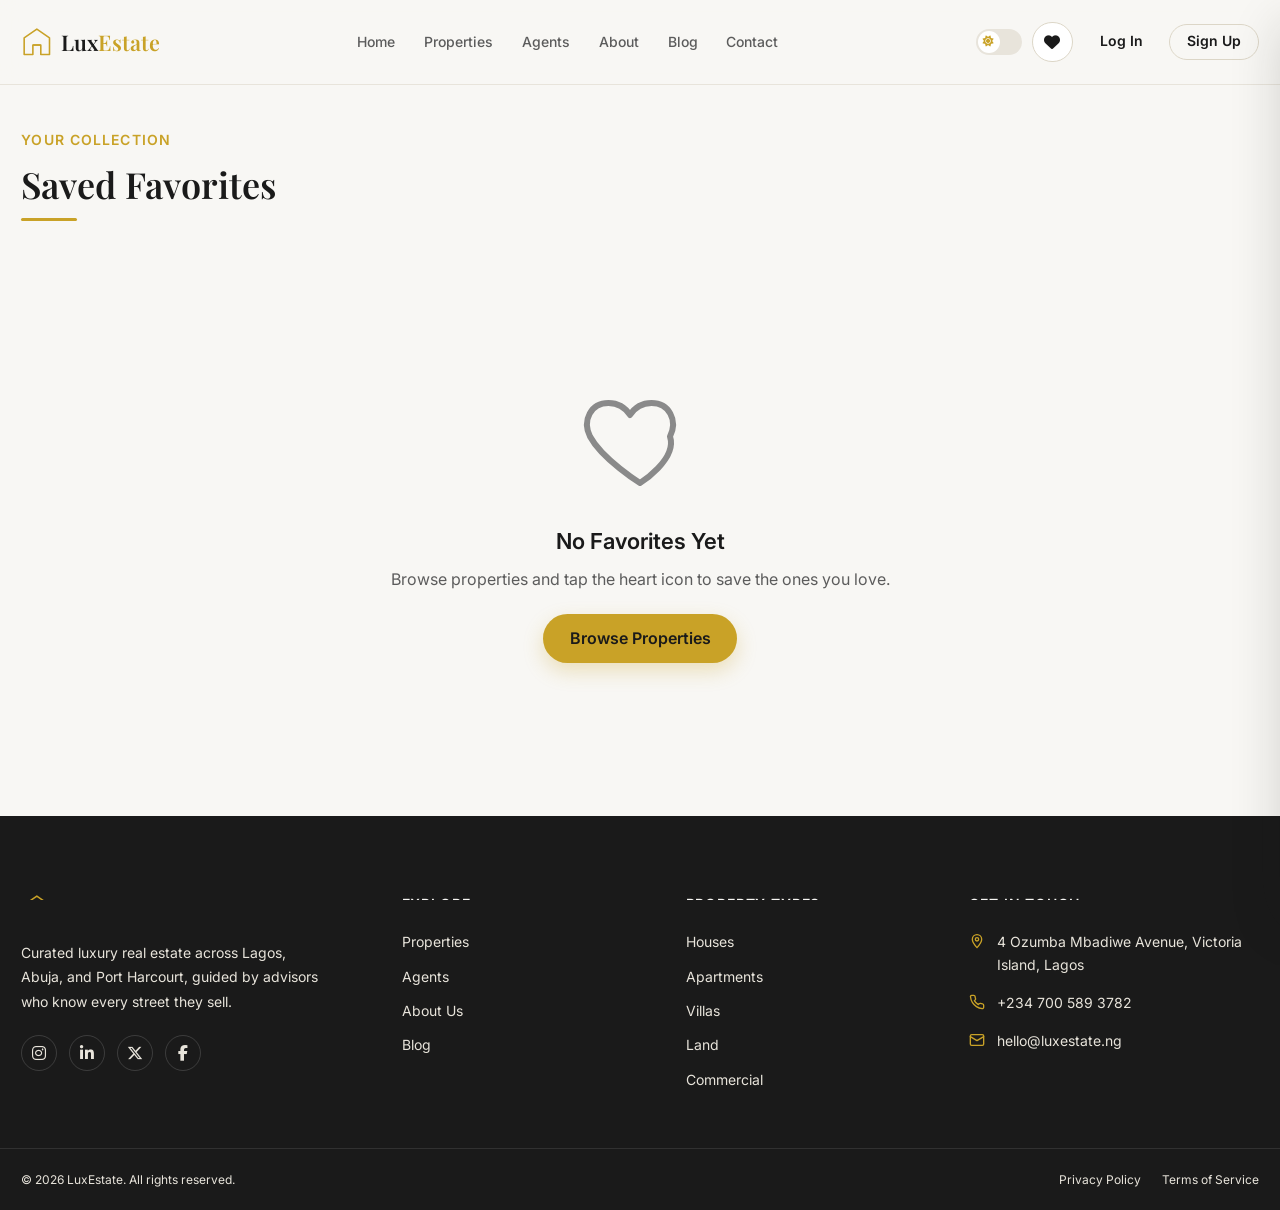
<file: favorites.html>
<!DOCTYPE html>
<html lang="en">
<head>
<meta charset="UTF-8">
<meta name="viewport" content="width=device-width, initial-scale=1.0">
<title>Saved Favorites | LuxEstate Luxury Real Estate</title>
<meta name="description" content="View and manage the properties you have saved to your LuxEstate favorites.">
<meta name="robots" content="noindex">
<link rel="canonical" href="https://luxestate.ng/favorites.html">

<link rel="icon" type="image/svg+xml" href="data:image/svg+xml,%3Csvg xmlns='http://www.w3.org/2000/svg' viewBox='0 0 40 40'%3E%3Crect width='40' height='40' rx='8' fill='%231A1A1A'/%3E%3Cpath d='M20 7 6 16v17h11V25h6v8h11V16L20 7Z' fill='none' stroke='%23C9A227' stroke-width='2' stroke-linejoin='round'/%3E%3Cpath d='M17 25h6' stroke='%23C9A227' stroke-width='2' stroke-linecap='round'/%3E%3C/svg%3E">

<link rel="preconnect" href="https://fonts.googleapis.com">
<link rel="preconnect" href="https://fonts.gstatic.com" crossorigin>
<link href="https://fonts.googleapis.com/css2?family=Playfair+Display:wght@500;600;700&family=Inter:wght@400;500;600;700&display=swap" rel="stylesheet">
<link rel="stylesheet" href="https://cdnjs.cloudflare.com/ajax/libs/font-awesome/6.5.2/css/all.min.css">

<link rel="stylesheet" href="css/variables.css">
<link rel="stylesheet" href="css/style.css">
<link rel="stylesheet" href="css/animations.css">
<link rel="stylesheet" href="css/responsive.css">
</head>
<body>

<header class="site-header">
  <div class="container header-inner">
    <a href="index.html" class="brand">
      <svg class="brand-mark" viewBox="0 0 40 40" fill="none" xmlns="http://www.w3.org/2000/svg">
        <path d="M20 4 4 15v21h11V24h10v12h11V15L20 4Z" stroke="currentColor" stroke-width="2" stroke-linejoin="round"/>
        <path d="M16 24h8" stroke="currentColor" stroke-width="2" stroke-linecap="round"/>
      </svg>
      <span class="brand-name">Lux<span>Estate</span></span>
    </a>

    <nav class="nav-links" aria-label="Primary">
      <a href="index.html">Home</a>
      <a href="properties.html">Properties</a>
      <a href="agents.html">Agents</a>
      <a href="about.html">About</a>
      <a href="blog.html">Blog</a>
      <a href="contact.html">Contact</a>
    </nav>

    <div class="header-actions">
      <button type="button" class="theme-toggle" aria-label="Toggle dark mode">
        <span class="theme-toggle-knob">
          <i class="fa-solid fa-sun" style="font-size:11px"></i>
        </span>
      </button>
      <div class="icon-btn-wrap">
        <button type="button" class="btn-icon" id="favorites-drawer-btn" aria-label="View saved favorites">
          <i class="fa-solid fa-heart"></i>
          <span class="favorites-count-badge" id="favorites-count-badge" style="display:none">0</span>
        </button>
      </div>
      <div class="auth-header-actions" id="auth-header-actions"></div>
      <button type="button" class="hamburger" aria-label="Open menu" aria-expanded="false">
        <span></span>
        <span></span>
        <span></span>
      </button>
    </div>
  </div>
</header>

<div class="mobile-menu-backdrop"></div>
<div class="mobile-menu">
  <button type="button" class="mobile-menu-close btn-icon" aria-label="Close menu">
    <i class="fa-solid fa-xmark"></i>
  </button>
  <nav class="mobile-nav-links" aria-label="Mobile Primary">
    <a href="index.html">Home</a>
    <a href="properties.html">Properties</a>
    <a href="agents.html">Agents</a>
    <a href="about.html">About</a>
    <a href="blog.html">Blog</a>
    <a href="contact.html">Contact</a>
  </nav>
  <div class="mobile-auth-links" id="mobile-auth-links"></div>
</div>

<main>
  <div class="container" style="padding-top:var(--space-2xl)">
    <div class="section-head reveal">
      <span class="eyebrow">Your Collection</span>
      <h1 class="section-title with-rule">Saved Favorites</h1>
    </div>
  </div>

  <section class="section-pad" style="padding-top:var(--space-lg)">
    <div class="container">
      <p class="result-count" id="favorites-page-count"></p>
      <div class="grid grid-3" id="favorites-page-grid"></div>
      <div class="empty-state" id="favorites-page-empty" style="display:none">
        <svg viewBox="0 0 24 24" fill="none" stroke="currentColor" stroke-width="1.2" stroke-linecap="round" stroke-linejoin="round"><path d="M12 20s-7.5-4.7-10-9.3C.4 7.4 2.2 4 5.7 4c2 0 3.4 1 4.3 2.4C10.9 5 12.3 4 14.3 4c3.5 0 5.3 3.4 3.7 6.7C19.5 15.3 12 20 12 20Z"/></svg>
        <h3 class="empty-state-title">No Favorites Yet</h3>
        <p class="empty-state-desc">Browse properties and tap the heart icon to save the ones you love.</p>
        <a href="properties.html" class="btn btn-primary">Browse Properties</a>
      </div>
    </div>
  </section>
</main>

<footer class="site-footer">
  <div class="container footer-grid">
    <div>
      <a href="index.html" class="brand footer-brand">
        <svg class="brand-mark" viewBox="0 0 40 40" fill="none" xmlns="http://www.w3.org/2000/svg">
          <path d="M20 4 4 15v21h11V24h10v12h11V15L20 4Z" stroke="currentColor" stroke-width="2" stroke-linejoin="round"/>
          <path d="M16 24h8" stroke="currentColor" stroke-width="2" stroke-linecap="round"/>
        </svg>
        <span>Lux<span style="color:var(--gold-600)">Estate</span></span>
      </a>
      <p class="footer-desc">Curated luxury real estate across Lagos, Abuja, and Port Harcourt, guided by advisors who know every street they sell.</p>
      <div class="footer-social">
        <a href="#" aria-label="LuxEstate on Instagram"><i class="fa-brands fa-instagram"></i></a>
        <a href="#" aria-label="LuxEstate on LinkedIn"><i class="fa-brands fa-linkedin-in"></i></a>
        <a href="#" aria-label="LuxEstate on X"><i class="fa-brands fa-x-twitter"></i></a>
        <a href="#" aria-label="LuxEstate on Facebook"><i class="fa-brands fa-facebook-f"></i></a>
      </div>
    </div>

    <div>
      <h4 class="footer-heading">Explore</h4>
      <div class="footer-links">
        <a href="properties.html">Properties</a>
        <a href="agents.html">Agents</a>
        <a href="about.html">About Us</a>
        <a href="blog.html">Blog</a>
      </div>
    </div>

    <div>
      <h4 class="footer-heading">Property Types</h4>
      <div class="footer-links">
        <a href="properties.html?type=House">Houses</a>
        <a href="properties.html?type=Apartment">Apartments</a>
        <a href="properties.html?type=Villa">Villas</a>
        <a href="properties.html?type=Land">Land</a>
        <a href="properties.html?type=Commercial">Commercial</a>
      </div>
    </div>

    <div>
      <h4 class="footer-heading">Get In Touch</h4>
      <div class="footer-contact-item">
        <svg viewBox="0 0 24 24" fill="none" stroke="currentColor" stroke-width="2" stroke-linecap="round" stroke-linejoin="round"><path d="M12 22s7-7.5 7-12.5A7 7 0 0 0 5 9.5C5 14.5 12 22 12 22Z"/><circle cx="12" cy="9.5" r="2.5"/></svg>
        <span>4 Ozumba Mbadiwe Avenue, Victoria Island, Lagos</span>
      </div>
      <div class="footer-contact-item">
        <svg viewBox="0 0 24 24" fill="none" stroke="currentColor" stroke-width="2" stroke-linecap="round" stroke-linejoin="round"><path d="M22 16.9v3a2 2 0 0 1-2.2 2 19.8 19.8 0 0 1-8.6-3 19.5 19.5 0 0 1-6-6 19.8 19.8 0 0 1-3-8.7A2 2 0 0 1 4.1 2h3a2 2 0 0 1 2 1.7c.1 1 .3 2 .7 3a2 2 0 0 1-.5 2.1L8 10a16 16 0 0 0 6 6l1.2-1.3a2 2 0 0 1 2.1-.5c1 .4 2 .6 3 .7a2 2 0 0 1 1.7 2Z"/></svg>
        <span>+234 700 589 3782</span>
      </div>
      <div class="footer-contact-item">
        <svg viewBox="0 0 24 24" fill="none" stroke="currentColor" stroke-width="2" stroke-linecap="round" stroke-linejoin="round"><rect x="2" y="4" width="20" height="16" rx="2"/><path d="m2 7 10 6 10-6"/></svg>
        <span>hello@luxestate.ng</span>
      </div>
    </div>
  </div>

  <div class="container footer-bottom">
    <span>&copy; 2026 LuxEstate. All rights reserved.</span>
    <div class="footer-bottom-links">
      <a href="#">Privacy Policy</a>
      <a href="#">Terms of Service</a>
    </div>
  </div>
</footer>

<div class="favorites-drawer-backdrop" id="favorites-drawer-backdrop"></div>
<aside class="favorites-drawer" id="favorites-drawer" aria-label="Saved favorites">
  <div class="favorites-drawer-header">
    <span class="favorites-drawer-title">Saved Favorites</span>
    <button type="button" class="btn-icon" id="favorites-drawer-close" aria-label="Close favorites">
      <i class="fa-solid fa-xmark"></i>
    </button>
  </div>
  <div class="favorites-drawer-body" id="favorites-drawer-body"></div>
  <div class="favorites-drawer-footer">
    <a href="favorites.html" class="btn btn-secondary btn-block">View All Favorites</a>
<script src="js/app.js"></script>
<script src="js/darkmode.js"></script>
<script src="js/toast.js"></script>
<script src="js/favorites.js"></script>
<script src="js/auth.js"></script>
<script src="js/favorites-drawer.js"></script>
<script src="js/counters.js"></script>
<script src="js/render.js"></script>
<script>
  (function () {
    function getFavoriteIds() {
      try {
        const raw = localStorage.getItem('luxestate_favorites');
        const parsed = raw ? JSON.parse(raw) : [];
        return Array.isArray(parsed) ? parsed : [];
      } catch (err) {
        return [];
      }
    }

    function render() {
      const grid = document.getElementById('favorites-page-grid');
      const emptyState = document.getElementById('favorites-page-empty');
      const countEl = document.getElementById('favorites-page-count');
      const ids = getFavoriteIds();

      if (!ids.length) {
        grid.innerHTML = '';
        emptyState.style.display = 'block';
        countEl.textContent = '';
        return;
      }

      LuxRender.renderSkeletons(grid, Math.min(ids.length, 6));

      LuxRender.loadProperties().then(function (properties) {
        const items = ids
          .map(function (id) { return properties.find(function (p) { return p.id === id; }); })
          .filter(Boolean);

        if (!items.length) {
          grid.innerHTML = '';
          emptyState.style.display = 'block';
          countEl.textContent = '';
          return;
        }

        emptyState.style.display = 'none';
        countEl.innerHTML = 'You have <strong>' + items.length + '</strong> saved ' + (items.length === 1 ? 'property' : 'properties');
        LuxRender.renderProperties(grid, items);
      });
    }

    document.body.addEventListener('click', function (event) {
      if (event.target.closest('.favorite-btn')) {
        setTimeout(render, 50);
      }
    });

    render();
  })();
</script>

</body>
</html>
</file>
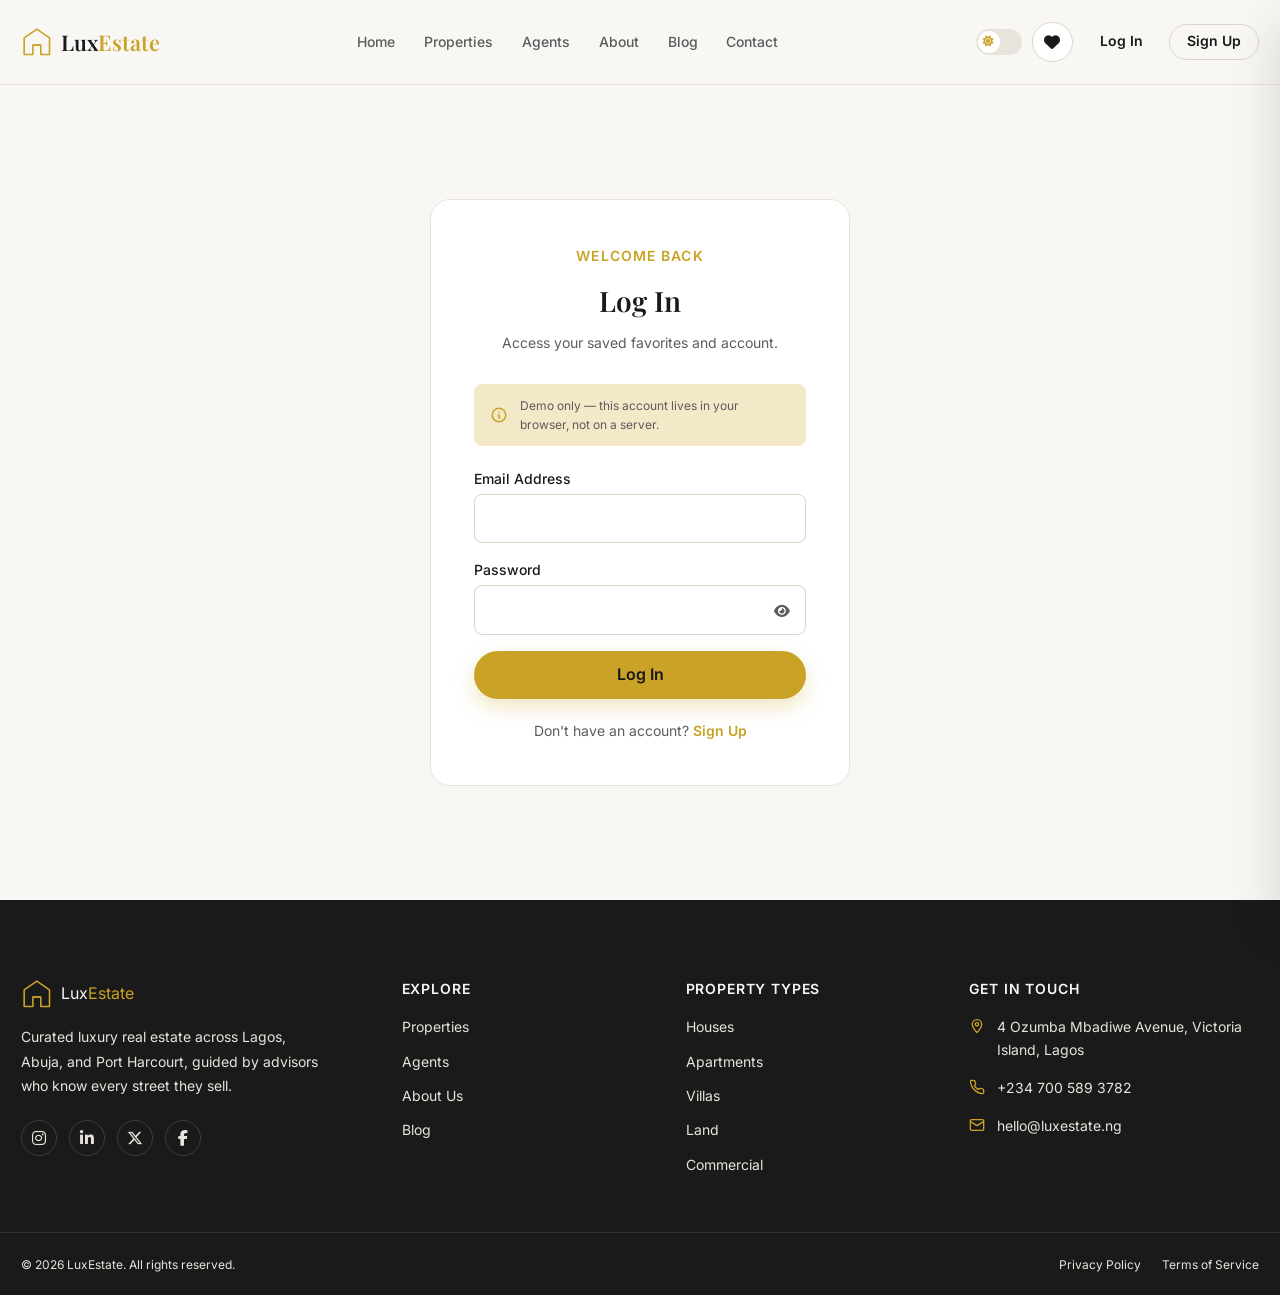
<file: login.html>
<!DOCTYPE html>
<html lang="en">
<head>
<meta charset="UTF-8">
<meta name="viewport" content="width=device-width, initial-scale=1.0">
<title>Log In | LuxEstate Luxury Real Estate</title>
<meta name="description" content="Log in to your LuxEstate account to access saved favorites.">
<meta name="robots" content="noindex">
<link rel="canonical" href="https://luxestate.ng/login.html">

<link rel="icon" type="image/svg+xml" href="data:image/svg+xml,%3Csvg xmlns='http://www.w3.org/2000/svg' viewBox='0 0 40 40'%3E%3Crect width='40' height='40' rx='8' fill='%231A1A1A'/%3E%3Cpath d='M20 7 6 16v17h11V25h6v8h11V16L20 7Z' fill='none' stroke='%23C9A227' stroke-width='2' stroke-linejoin='round'/%3E%3Cpath d='M17 25h6' stroke='%23C9A227' stroke-width='2' stroke-linecap='round'/%3E%3C/svg%3E">

<link rel="preconnect" href="https://fonts.googleapis.com">
<link rel="preconnect" href="https://fonts.gstatic.com" crossorigin>
<link href="https://fonts.googleapis.com/css2?family=Playfair+Display:wght@500;600;700&family=Inter:wght@400;500;600;700&display=swap" rel="stylesheet">
<link rel="stylesheet" href="https://cdnjs.cloudflare.com/ajax/libs/font-awesome/6.5.2/css/all.min.css">

<link rel="stylesheet" href="css/variables.css">
<link rel="stylesheet" href="css/style.css">
<link rel="stylesheet" href="css/animations.css">
<link rel="stylesheet" href="css/responsive.css">
</head>
<body>

<header class="site-header">
  <div class="container header-inner">
    <a href="index.html" class="brand">
      <svg class="brand-mark" viewBox="0 0 40 40" fill="none" xmlns="http://www.w3.org/2000/svg">
        <path d="M20 4 4 15v21h11V24h10v12h11V15L20 4Z" stroke="currentColor" stroke-width="2" stroke-linejoin="round"/>
        <path d="M16 24h8" stroke="currentColor" stroke-width="2" stroke-linecap="round"/>
      </svg>
      <span class="brand-name">Lux<span>Estate</span></span>
    </a>

    <nav class="nav-links" aria-label="Primary">
      <a href="index.html">Home</a>
      <a href="properties.html">Properties</a>
      <a href="agents.html">Agents</a>
      <a href="about.html">About</a>
      <a href="blog.html">Blog</a>
      <a href="contact.html">Contact</a>
    </nav>

    <div class="header-actions">
      <button type="button" class="theme-toggle" aria-label="Toggle dark mode">
        <span class="theme-toggle-knob">
          <i class="fa-solid fa-sun" style="font-size:11px"></i>
        </span>
      </button>
      <div class="icon-btn-wrap">
        <button type="button" class="btn-icon" id="favorites-drawer-btn" aria-label="View saved favorites">
          <i class="fa-solid fa-heart"></i>
          <span class="favorites-count-badge" id="favorites-count-badge" style="display:none">0</span>
        </button>
      </div>
      <div class="auth-header-actions" id="auth-header-actions"></div>
      <button type="button" class="hamburger" aria-label="Open menu" aria-expanded="false">
        <span></span>
        <span></span>
        <span></span>
      </button>
    </div>
  </div>
</header>

<div class="mobile-menu-backdrop"></div>
<div class="mobile-menu">
  <button type="button" class="mobile-menu-close btn-icon" aria-label="Close menu">
    <i class="fa-solid fa-xmark"></i>
  </button>
  <nav class="mobile-nav-links" aria-label="Mobile Primary">
    <a href="index.html">Home</a>
    <a href="properties.html">Properties</a>
    <a href="agents.html">Agents</a>
    <a href="about.html">About</a>
    <a href="blog.html">Blog</a>
    <a href="contact.html">Contact</a>
  </nav>
  <div class="mobile-auth-links" id="mobile-auth-links"></div>
</div>

<main>
  <div class="container">
    <div class="auth-page">
      <div class="auth-card reveal">
        <div class="auth-card-header">
          <span class="eyebrow">Welcome Back</span>
          <h1 class="auth-card-title">Log In</h1>
          <p class="auth-card-sub">Access your saved favorites and account.</p>
        </div>

        <div class="form-notice">
          <svg viewBox="0 0 24 24" fill="none" stroke="currentColor" stroke-width="2" stroke-linecap="round" stroke-linejoin="round"><circle cx="12" cy="12" r="9"/><path d="M12 8h.01"/><path d="M11 12h1v4h1"/></svg>
          <span>Demo only &mdash; this account lives in your browser, not on a server.</span>
        </div>

        <form id="login-form">
          <div class="field">
            <label for="login-email">Email Address</label>
            <input type="email" id="login-email" name="email" required autocomplete="email">
          </div>
          <div class="field">
            <label for="login-password">Password</label>
            <div class="password-field">
              <input type="password" id="login-password" name="password" required autocomplete="current-password">
              <button type="button" class="password-toggle" data-toggle-for="login-password"><i class="fa-solid fa-eye"></i></button>
            </div>
          </div>
          <button type="submit" class="btn btn-primary btn-block">Log In</button>
        </form>

        <p class="auth-footer-link">Don't have an account? <a href="signup.html">Sign Up</a></p>
      </div>
    </div>
  </div>
</main>

<footer class="site-footer">
  <div class="container footer-grid">
    <div>
      <a href="index.html" class="brand footer-brand">
        <svg class="brand-mark" viewBox="0 0 40 40" fill="none" xmlns="http://www.w3.org/2000/svg">
          <path d="M20 4 4 15v21h11V24h10v12h11V15L20 4Z" stroke="currentColor" stroke-width="2" stroke-linejoin="round"/>
          <path d="M16 24h8" stroke="currentColor" stroke-width="2" stroke-linecap="round"/>
        </svg>
        <span>Lux<span style="color:var(--gold-600)">Estate</span></span>
      </a>
      <p class="footer-desc">Curated luxury real estate across Lagos, Abuja, and Port Harcourt, guided by advisors who know every street they sell.</p>
      <div class="footer-social">
        <a href="#" aria-label="LuxEstate on Instagram"><i class="fa-brands fa-instagram"></i></a>
        <a href="#" aria-label="LuxEstate on LinkedIn"><i class="fa-brands fa-linkedin-in"></i></a>
        <a href="#" aria-label="LuxEstate on X"><i class="fa-brands fa-x-twitter"></i></a>
        <a href="#" aria-label="LuxEstate on Facebook"><i class="fa-brands fa-facebook-f"></i></a>
      </div>
    </div>

    <div>
      <h4 class="footer-heading">Explore</h4>
      <div class="footer-links">
        <a href="properties.html">Properties</a>
        <a href="agents.html">Agents</a>
        <a href="about.html">About Us</a>
        <a href="blog.html">Blog</a>
      </div>
    </div>

    <div>
      <h4 class="footer-heading">Property Types</h4>
      <div class="footer-links">
        <a href="properties.html?type=House">Houses</a>
        <a href="properties.html?type=Apartment">Apartments</a>
        <a href="properties.html?type=Villa">Villas</a>
        <a href="properties.html?type=Land">Land</a>
        <a href="properties.html?type=Commercial">Commercial</a>
      </div>
    </div>

    <div>
      <h4 class="footer-heading">Get In Touch</h4>
      <div class="footer-contact-item">
        <svg viewBox="0 0 24 24" fill="none" stroke="currentColor" stroke-width="2" stroke-linecap="round" stroke-linejoin="round"><path d="M12 22s7-7.5 7-12.5A7 7 0 0 0 5 9.5C5 14.5 12 22 12 22Z"/><circle cx="12" cy="9.5" r="2.5"/></svg>
        <span>4 Ozumba Mbadiwe Avenue, Victoria Island, Lagos</span>
      </div>
      <div class="footer-contact-item">
        <svg viewBox="0 0 24 24" fill="none" stroke="currentColor" stroke-width="2" stroke-linecap="round" stroke-linejoin="round"><path d="M22 16.9v3a2 2 0 0 1-2.2 2 19.8 19.8 0 0 1-8.6-3 19.5 19.5 0 0 1-6-6 19.8 19.8 0 0 1-3-8.7A2 2 0 0 1 4.1 2h3a2 2 0 0 1 2 1.7c.1 1 .3 2 .7 3a2 2 0 0 1-.5 2.1L8 10a16 16 0 0 0 6 6l1.2-1.3a2 2 0 0 1 2.1-.5c1 .4 2 .6 3 .7a2 2 0 0 1 1.7 2Z"/></svg>
        <span>+234 700 589 3782</span>
      </div>
      <div class="footer-contact-item">
        <svg viewBox="0 0 24 24" fill="none" stroke="currentColor" stroke-width="2" stroke-linecap="round" stroke-linejoin="round"><rect x="2" y="4" width="20" height="16" rx="2"/><path d="m2 7 10 6 10-6"/></svg>
        <span>hello@luxestate.ng</span>
      </div>
    </div>
  </div>

  <div class="container footer-bottom">
    <span>&copy; 2026 LuxEstate. All rights reserved.</span>
    <div class="footer-bottom-links">
      <a href="#">Privacy Policy</a>
      <a href="#">Terms of Service</a>
    </div>
  </div>
</footer>

<div class="favorites-drawer-backdrop" id="favorites-drawer-backdrop"></div>
<aside class="favorites-drawer" id="favorites-drawer" aria-label="Saved favorites">
  <div class="favorites-drawer-header">
    <span class="favorites-drawer-title">Saved Favorites</span>
    <button type="button" class="btn-icon" id="favorites-drawer-close" aria-label="Close favorites">
      <i class="fa-solid fa-xmark"></i>
    </button>
  </div>
  <div class="favorites-drawer-body" id="favorites-drawer-body"></div>
  <div class="favorites-drawer-footer">
    <a href="favorites.html" class="btn btn-secondary btn-block">View All Favorites</a>
<script src="js/app.js"></script>
<script src="js/darkmode.js"></script>
<script src="js/toast.js"></script>
<script src="js/favorites.js"></script>
<script src="js/auth.js"></script>
<script src="js/favorites-drawer.js"></script>
<script src="js/counters.js"></script>
<script src="js/render.js"></script>
<script src="js/auth-pages.js"></script>

</body>
</html>
</file>
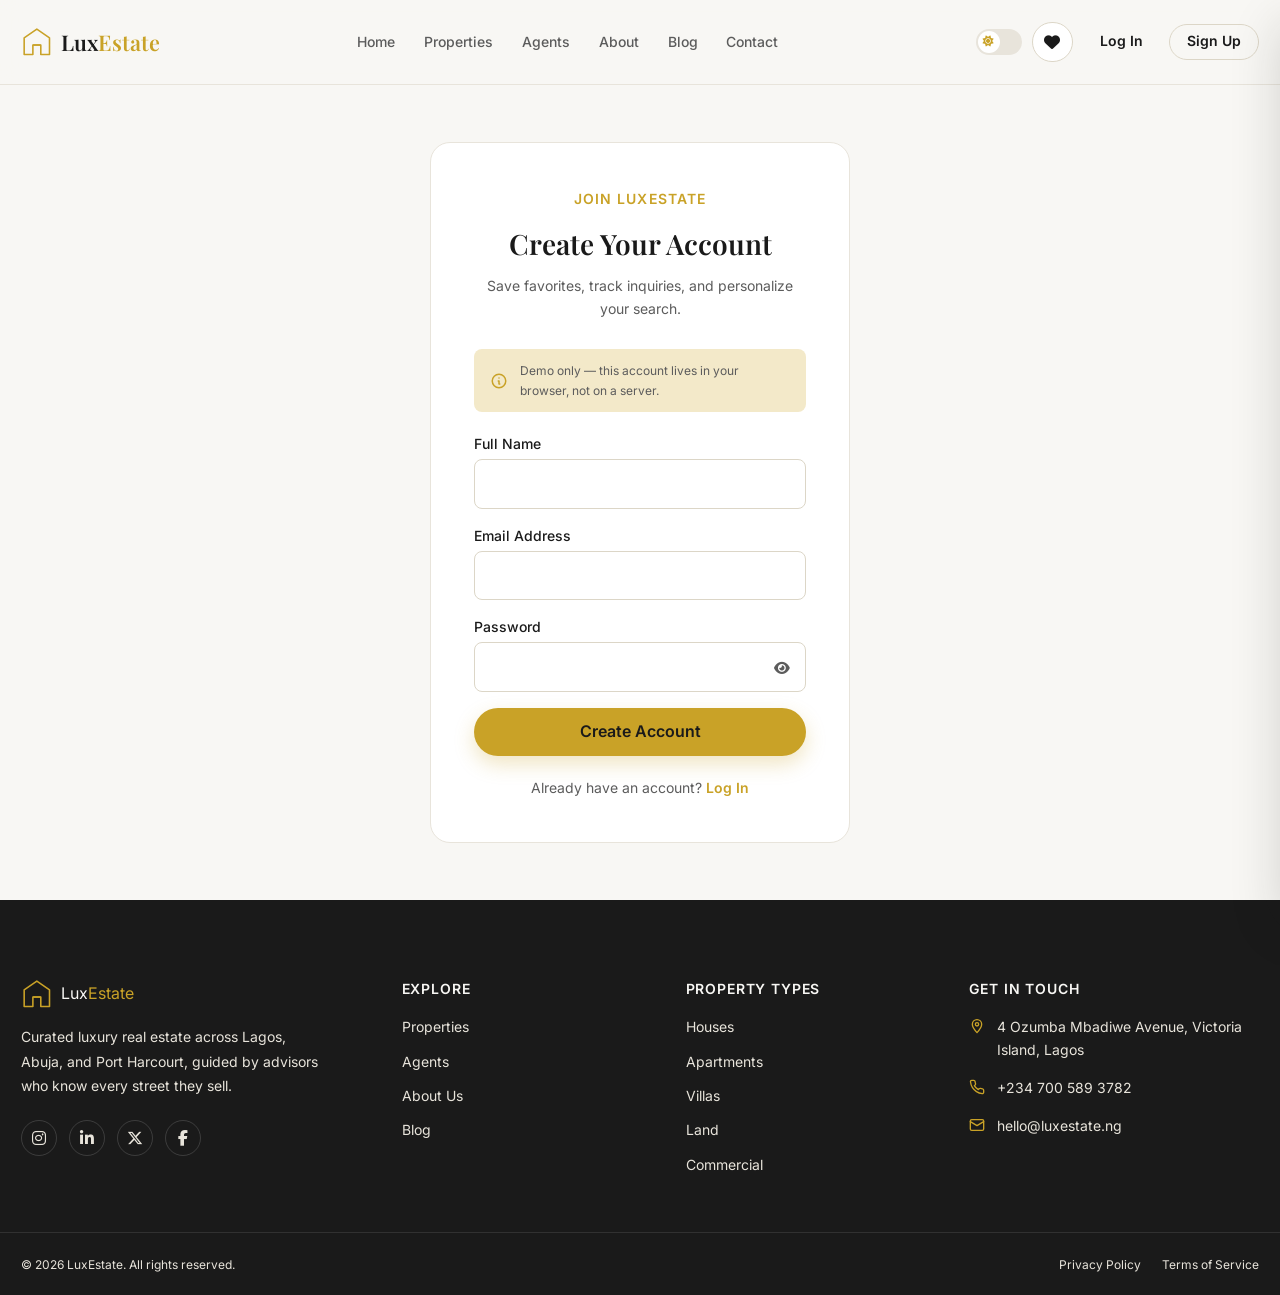
<file: signup.html>
<!DOCTYPE html>
<html lang="en">
<head>
<meta charset="UTF-8">
<meta name="viewport" content="width=device-width, initial-scale=1.0">
<title>Sign Up | LuxEstate Luxury Real Estate</title>
<meta name="description" content="Create a free LuxEstate account to save favorites and personalize your property search.">
<meta name="robots" content="noindex">
<link rel="canonical" href="https://luxestate.ng/signup.html">

<link rel="icon" type="image/svg+xml" href="data:image/svg+xml,%3Csvg xmlns='http://www.w3.org/2000/svg' viewBox='0 0 40 40'%3E%3Crect width='40' height='40' rx='8' fill='%231A1A1A'/%3E%3Cpath d='M20 7 6 16v17h11V25h6v8h11V16L20 7Z' fill='none' stroke='%23C9A227' stroke-width='2' stroke-linejoin='round'/%3E%3Cpath d='M17 25h6' stroke='%23C9A227' stroke-width='2' stroke-linecap='round'/%3E%3C/svg%3E">

<link rel="preconnect" href="https://fonts.googleapis.com">
<link rel="preconnect" href="https://fonts.gstatic.com" crossorigin>
<link href="https://fonts.googleapis.com/css2?family=Playfair+Display:wght@500;600;700&family=Inter:wght@400;500;600;700&display=swap" rel="stylesheet">
<link rel="stylesheet" href="https://cdnjs.cloudflare.com/ajax/libs/font-awesome/6.5.2/css/all.min.css">

<link rel="stylesheet" href="css/variables.css">
<link rel="stylesheet" href="css/style.css">
<link rel="stylesheet" href="css/animations.css">
<link rel="stylesheet" href="css/responsive.css">
</head>
<body>

<header class="site-header">
  <div class="container header-inner">
    <a href="index.html" class="brand">
      <svg class="brand-mark" viewBox="0 0 40 40" fill="none" xmlns="http://www.w3.org/2000/svg">
        <path d="M20 4 4 15v21h11V24h10v12h11V15L20 4Z" stroke="currentColor" stroke-width="2" stroke-linejoin="round"/>
        <path d="M16 24h8" stroke="currentColor" stroke-width="2" stroke-linecap="round"/>
      </svg>
      <span class="brand-name">Lux<span>Estate</span></span>
    </a>

    <nav class="nav-links" aria-label="Primary">
      <a href="index.html">Home</a>
      <a href="properties.html">Properties</a>
      <a href="agents.html">Agents</a>
      <a href="about.html">About</a>
      <a href="blog.html">Blog</a>
      <a href="contact.html">Contact</a>
    </nav>

    <div class="header-actions">
      <button type="button" class="theme-toggle" aria-label="Toggle dark mode">
        <span class="theme-toggle-knob">
          <i class="fa-solid fa-sun" style="font-size:11px"></i>
        </span>
      </button>
      <div class="icon-btn-wrap">
        <button type="button" class="btn-icon" id="favorites-drawer-btn" aria-label="View saved favorites">
          <i class="fa-solid fa-heart"></i>
          <span class="favorites-count-badge" id="favorites-count-badge" style="display:none">0</span>
        </button>
      </div>
      <div class="auth-header-actions" id="auth-header-actions"></div>
      <button type="button" class="hamburger" aria-label="Open menu" aria-expanded="false">
        <span></span>
        <span></span>
        <span></span>
      </button>
    </div>
  </div>
</header>

<div class="mobile-menu-backdrop"></div>
<div class="mobile-menu">
  <button type="button" class="mobile-menu-close btn-icon" aria-label="Close menu">
    <i class="fa-solid fa-xmark"></i>
  </button>
  <nav class="mobile-nav-links" aria-label="Mobile Primary">
    <a href="index.html">Home</a>
    <a href="properties.html">Properties</a>
    <a href="agents.html">Agents</a>
    <a href="about.html">About</a>
    <a href="blog.html">Blog</a>
    <a href="contact.html">Contact</a>
  </nav>
  <div class="mobile-auth-links" id="mobile-auth-links"></div>
</div>

<main>
  <div class="container">
    <div class="auth-page">
      <div class="auth-card reveal">
        <div class="auth-card-header">
          <span class="eyebrow">Join LuxEstate</span>
          <h1 class="auth-card-title">Create Your Account</h1>
          <p class="auth-card-sub">Save favorites, track inquiries, and personalize your search.</p>
        </div>

        <div class="form-notice">
          <svg viewBox="0 0 24 24" fill="none" stroke="currentColor" stroke-width="2" stroke-linecap="round" stroke-linejoin="round"><circle cx="12" cy="12" r="9"/><path d="M12 8h.01"/><path d="M11 12h1v4h1"/></svg>
          <span>Demo only &mdash; this account lives in your browser, not on a server.</span>
        </div>

        <form id="signup-form">
          <div class="field">
            <label for="signup-name">Full Name</label>
            <input type="text" id="signup-name" name="name" required autocomplete="name">
          </div>
          <div class="field">
            <label for="signup-email">Email Address</label>
            <input type="email" id="signup-email" name="email" required autocomplete="email">
          </div>
          <div class="field">
            <label for="signup-password">Password</label>
            <div class="password-field">
              <input type="password" id="signup-password" name="password" required minlength="6" autocomplete="new-password">
              <button type="button" class="password-toggle" data-toggle-for="signup-password"><i class="fa-solid fa-eye"></i></button>
            </div>
          </div>
          <button type="submit" class="btn btn-primary btn-block">Create Account</button>
        </form>

        <p class="auth-footer-link">Already have an account? <a href="login.html">Log In</a></p>
      </div>
    </div>
  </div>
</main>

<footer class="site-footer">
  <div class="container footer-grid">
    <div>
      <a href="index.html" class="brand footer-brand">
        <svg class="brand-mark" viewBox="0 0 40 40" fill="none" xmlns="http://www.w3.org/2000/svg">
          <path d="M20 4 4 15v21h11V24h10v12h11V15L20 4Z" stroke="currentColor" stroke-width="2" stroke-linejoin="round"/>
          <path d="M16 24h8" stroke="currentColor" stroke-width="2" stroke-linecap="round"/>
        </svg>
        <span>Lux<span style="color:var(--gold-600)">Estate</span></span>
      </a>
      <p class="footer-desc">Curated luxury real estate across Lagos, Abuja, and Port Harcourt, guided by advisors who know every street they sell.</p>
      <div class="footer-social">
        <a href="#" aria-label="LuxEstate on Instagram"><i class="fa-brands fa-instagram"></i></a>
        <a href="#" aria-label="LuxEstate on LinkedIn"><i class="fa-brands fa-linkedin-in"></i></a>
        <a href="#" aria-label="LuxEstate on X"><i class="fa-brands fa-x-twitter"></i></a>
        <a href="#" aria-label="LuxEstate on Facebook"><i class="fa-brands fa-facebook-f"></i></a>
      </div>
    </div>

    <div>
      <h4 class="footer-heading">Explore</h4>
      <div class="footer-links">
        <a href="properties.html">Properties</a>
        <a href="agents.html">Agents</a>
        <a href="about.html">About Us</a>
        <a href="blog.html">Blog</a>
      </div>
    </div>

    <div>
      <h4 class="footer-heading">Property Types</h4>
      <div class="footer-links">
        <a href="properties.html?type=House">Houses</a>
        <a href="properties.html?type=Apartment">Apartments</a>
        <a href="properties.html?type=Villa">Villas</a>
        <a href="properties.html?type=Land">Land</a>
        <a href="properties.html?type=Commercial">Commercial</a>
      </div>
    </div>

    <div>
      <h4 class="footer-heading">Get In Touch</h4>
      <div class="footer-contact-item">
        <svg viewBox="0 0 24 24" fill="none" stroke="currentColor" stroke-width="2" stroke-linecap="round" stroke-linejoin="round"><path d="M12 22s7-7.5 7-12.5A7 7 0 0 0 5 9.5C5 14.5 12 22 12 22Z"/><circle cx="12" cy="9.5" r="2.5"/></svg>
        <span>4 Ozumba Mbadiwe Avenue, Victoria Island, Lagos</span>
      </div>
      <div class="footer-contact-item">
        <svg viewBox="0 0 24 24" fill="none" stroke="currentColor" stroke-width="2" stroke-linecap="round" stroke-linejoin="round"><path d="M22 16.9v3a2 2 0 0 1-2.2 2 19.8 19.8 0 0 1-8.6-3 19.5 19.5 0 0 1-6-6 19.8 19.8 0 0 1-3-8.7A2 2 0 0 1 4.1 2h3a2 2 0 0 1 2 1.7c.1 1 .3 2 .7 3a2 2 0 0 1-.5 2.1L8 10a16 16 0 0 0 6 6l1.2-1.3a2 2 0 0 1 2.1-.5c1 .4 2 .6 3 .7a2 2 0 0 1 1.7 2Z"/></svg>
        <span>+234 700 589 3782</span>
      </div>
      <div class="footer-contact-item">
        <svg viewBox="0 0 24 24" fill="none" stroke="currentColor" stroke-width="2" stroke-linecap="round" stroke-linejoin="round"><rect x="2" y="4" width="20" height="16" rx="2"/><path d="m2 7 10 6 10-6"/></svg>
        <span>hello@luxestate.ng</span>
      </div>
    </div>
  </div>

  <div class="container footer-bottom">
    <span>&copy; 2026 LuxEstate. All rights reserved.</span>
    <div class="footer-bottom-links">
      <a href="#">Privacy Policy</a>
      <a href="#">Terms of Service</a>
    </div>
  </div>
</footer>

<div class="favorites-drawer-backdrop" id="favorites-drawer-backdrop"></div>
<aside class="favorites-drawer" id="favorites-drawer" aria-label="Saved favorites">
  <div class="favorites-drawer-header">
    <span class="favorites-drawer-title">Saved Favorites</span>
    <button type="button" class="btn-icon" id="favorites-drawer-close" aria-label="Close favorites">
      <i class="fa-solid fa-xmark"></i>
    </button>
  </div>
  <div class="favorites-drawer-body" id="favorites-drawer-body"></div>
  <div class="favorites-drawer-footer">
    <a href="favorites.html" class="btn btn-secondary btn-block">View All Favorites</a>
<script src="js/app.js"></script>
<script src="js/darkmode.js"></script>
<script src="js/toast.js"></script>
<script src="js/favorites.js"></script>
<script src="js/auth.js"></script>
<script src="js/favorites-drawer.js"></script>
<script src="js/counters.js"></script>
<script src="js/render.js"></script>
<script src="js/auth-pages.js"></script>

</body>
</html>
</file>
<file: css/variables.css>
:root {
  --charcoal-900: #1A1A1A;
  --charcoal-700: #333333;
  --charcoal-500: #5C5C5C;
  --charcoal-300: #8A8A8A;
  --gold-600: #C9A227;
  --gold-700: #A2811C;
  --gold-100: #F3E9C9;
  --cream-100: #F8F7F4;
  --cream-200: #F1EFE8;
  --cream-300: #E8E4DB;
  --cream-400: #DCD6C7;
  --white: #FFFFFF;
  --success: #3F7A52;
  --success-bg: #E7F0E9;
  --error: #B3453F;
  --error-bg: #F7E9E8;

  --bg-primary: var(--cream-100);
  --bg-secondary: var(--white);
  --bg-elevated: var(--white);
  --bg-inverse: var(--charcoal-900);
  --bg-overlay: rgba(26, 26, 26, 0.6);
  --bg-skeleton: linear-gradient(90deg, var(--cream-300) 25%, var(--cream-200) 37%, var(--cream-300) 63%);

  --text-primary: var(--charcoal-900);
  --text-secondary: var(--charcoal-500);
  --text-muted: var(--charcoal-300);
  --text-inverse: var(--cream-100);
  --text-on-gold: var(--charcoal-900);

  --border-color: var(--cream-300);
  --border-color-strong: var(--cream-400);
  --border-focus: var(--gold-600);

  --accent: var(--gold-600);
  --accent-hover: var(--gold-700);
  --accent-soft: var(--gold-100);

  --font-display: 'Playfair Display', Georgia, serif;
  --font-body: 'Inter', -apple-system, BlinkMacSystemFont, sans-serif;

  --fs-12: 0.75rem;
  --fs-14: 0.875rem;
  --fs-16: clamp(0.95rem, 0.9rem + 0.15vw, 1rem);
  --fs-18: clamp(1rem, 0.94rem + 0.25vw, 1.125rem);
  --fs-22: clamp(1.15rem, 1.02rem + 0.55vw, 1.375rem);
  --fs-28: clamp(1.3rem, 1.1rem + 0.85vw, 1.75rem);
  --fs-36: clamp(1.5rem, 1.15rem + 1.5vw, 2.25rem);
  --fs-48: clamp(1.75rem, 1.2rem + 2.4vw, 3rem);
  --fs-64: clamp(2rem, 1.15rem + 3.8vw, 4rem);

  --fw-regular: 400;
  --fw-medium: 500;
  --fw-semibold: 600;
  --fw-bold: 700;

  --lh-tight: 1.15;
  --lh-snug: 1.35;
  --lh-normal: 1.6;
  --lh-relaxed: 1.75;

  --space-2xs: 0.25rem;
  --space-xs: 0.5rem;
  --space-sm: 0.75rem;
  --space-md: 1rem;
  --space-lg: clamp(1.1rem, 1rem + 0.4vw, 1.5rem);
  --space-xl: clamp(1.4rem, 1.2rem + 0.8vw, 2rem);
  --space-2xl: clamp(1.8rem, 1.4rem + 1.6vw, 3rem);
  --space-3xl: clamp(2.2rem, 1.6rem + 2.4vw, 4rem);
  --space-4xl: clamp(2.6rem, 1.6rem + 4vw, 6rem);
  --space-5xl: clamp(3rem, 1.6rem + 5.6vw, 8rem);

  --container-max: 1320px;
  --container-padding: clamp(1rem, 0.85rem + 0.6vw, 1.5rem);

  --radius-sm: 8px;
  --radius-md: 12px;
  --radius-lg: 20px;
  --radius-pill: 999px;
  --radius-circle: 50%;

  --shadow-sm: 0 2px 8px rgba(26, 26, 26, 0.06);
  --shadow-md: 0 12px 28px rgba(26, 26, 26, 0.12);
  --shadow-lg: 0 24px 48px rgba(26, 26, 26, 0.16);
  --shadow-gold: 0 8px 20px rgba(201, 162, 39, 0.28);
  --shadow-inset: inset 0 0 0 1px var(--cream-300);

  --ease-standard: cubic-bezier(0.4, 0, 0.2, 1);
  --ease-out: cubic-bezier(0.16, 1, 0.3, 1);
  --ease-in-out: cubic-bezier(0.65, 0, 0.35, 1);

  --duration-fast: 150ms;
  --duration-base: 250ms;
  --duration-slow: 400ms;
  --duration-slower: 600ms;

  --z-dropdown: 100;
  --z-sticky: 200;
  --z-overlay: 300;
  --z-modal: 400;
  --z-toast: 500;
  --z-tooltip: 600;
  --z-drawer: 450;

  --header-height: clamp(64px, 58px + 2vw, 84px);
  --header-height-scrolled: clamp(56px, 52px + 1.2vw, 68px);
}

[data-theme="dark"] {
  --bg-primary: #121212;
  --bg-secondary: #1A1A1A;
  --bg-elevated: #212121;
  --bg-inverse: var(--cream-100);
  --bg-overlay: rgba(0, 0, 0, 0.7);
  --bg-skeleton: linear-gradient(90deg, #232323 25%, #2C2C2C 37%, #232323 63%);

  --text-primary: #F2F1EC;
  --text-secondary: #B8B6AE;
  --text-muted: #7A7873;
  --text-inverse: var(--charcoal-900);
  --text-on-gold: var(--charcoal-900);

  --border-color: #2E2E2E;
  --border-color-strong: #3A3A3A;

  --success-bg: rgba(63, 122, 82, 0.18);
  --error-bg: rgba(179, 69, 63, 0.18);

  --shadow-sm: 0 2px 8px rgba(0, 0, 0, 0.35);
  --shadow-md: 0 12px 28px rgba(0, 0, 0, 0.45);
  --shadow-lg: 0 24px 48px rgba(0, 0, 0, 0.55);
  --shadow-inset: inset 0 0 0 1px #2E2E2E;
}

@media (prefers-reduced-motion: reduce) {
  :root {
    --duration-fast: 0ms;
    --duration-base: 0ms;
    --duration-slow: 0ms;
    --duration-slower: 0ms;
  }
}
</file>
<file: css/style.css>
*,
*::before,
*::after {
  margin: 0;
  padding: 0;
  box-sizing: border-box;
}

html {
  -webkit-text-size-adjust: 100%;
}

body {
  font-family: var(--font-body);
  font-size: var(--fs-16);
  background-color: var(--bg-primary);
  color: var(--text-primary);
  line-height: var(--lh-normal);
  min-width: 280px;
  overflow-x: hidden;
  transition: background-color var(--duration-base) var(--ease-standard), color var(--duration-base) var(--ease-standard);
}

img,
svg {
  max-width: 100%;
  display: block;
}

button,
input,
select,
textarea {
  font-family: inherit;
  font-size: inherit;
  color: inherit;
}

a {
  color: inherit;
  text-decoration: none;
}

ul,
ol {
  list-style: none;
}

.sr-only {
  position: absolute;
  width: 1px;
  height: 1px;
  padding: 0;
  margin: -1px;
  overflow: hidden;
  clip: rect(0, 0, 0, 0);
  white-space: nowrap;
  border: 0;
}

body.is-keyboard-user :focus {
  outline: 2px solid var(--gold-600);
  outline-offset: 2px;
}

body:not(.is-keyboard-user) :focus {
  outline: none;
}


.container {
  max-width: var(--container-max);
  margin-inline: auto;
  padding-inline: var(--container-padding);
  width: 100%;
}

.section-pad {
  padding-block: var(--space-4xl);
}

.section-head {
  margin-bottom: var(--space-2xl);
}

.section-head.center {
  text-align: center;
  max-width: 640px;
  margin-inline: auto;
  margin-bottom: var(--space-2xl);
}

.eyebrow {
  display: inline-block;
  font-size: var(--fs-14);
  font-weight: var(--fw-semibold);
  color: var(--gold-600);
  text-transform: uppercase;
  letter-spacing: 0.08em;
  margin-bottom: var(--space-sm);
}

.section-title {
  font-family: var(--font-display);
  font-size: var(--fs-36);
  font-weight: var(--fw-semibold);
  line-height: var(--lh-tight);
  color: var(--text-primary);
}

.section-title.with-rule {
  position: relative;
  padding-bottom: var(--space-md);
}

.section-title.with-rule::after {
  content: '';
  position: absolute;
  bottom: 0;
  left: 0;
  width: 56px;
  height: 3px;
  background: var(--gold-600);
  border-radius: var(--radius-pill);
}

.section-head.center .section-title.with-rule::after {
  left: 50%;
  transform: translateX(-50%);
}

.section-sub {
  font-size: var(--fs-18);
  color: var(--text-secondary);
  margin-top: var(--space-sm);
}

.text-gold {
  color: var(--gold-600);
}

.frame-corners {
  position: relative;
  border-radius: var(--radius-md);
  overflow: hidden;
}

.btn {
  display: inline-flex;
  align-items: center;
  justify-content: center;
  gap: var(--space-xs);
  padding: 0.85em 1.6em;
  border-radius: var(--radius-pill);
  border: 1.5px solid transparent;
  font-size: var(--fs-16);
  font-weight: var(--fw-semibold);
  cursor: pointer;
  transition: all var(--duration-base) var(--ease-standard);
  white-space: nowrap;
  line-height: 1.2;
}

.btn-primary {
  background: var(--gold-600);
  color: var(--text-on-gold);
  box-shadow: var(--shadow-gold);
}

.btn-primary:hover {
  background: var(--gold-700);
  transform: translateY(-2px);
  box-shadow: 0 12px 26px rgba(201, 162, 39, 0.35);
}

.btn-secondary {
  background: transparent;
  border-color: var(--border-color-strong);
  color: var(--text-primary);
}

.btn-secondary:hover {
  border-color: var(--gold-600);
  color: var(--gold-600);
}

.btn-ghost {
  background: transparent;
  color: var(--text-primary);
  padding-inline: var(--space-sm);
}

.btn-ghost:hover {
  color: var(--gold-600);
}

.btn-icon {
  display: inline-flex;
  align-items: center;
  justify-content: center;
  width: clamp(36px, 34px + 0.5vw, 42px);
  height: clamp(36px, 34px + 0.5vw, 42px);
  border-radius: var(--radius-circle);
  border: 1px solid var(--border-color-strong);
  background: var(--bg-elevated);
  color: var(--text-primary);
  cursor: pointer;
  transition: all var(--duration-base) var(--ease-standard);
  flex-shrink: 0;
}

.btn-icon:hover {
  border-color: var(--gold-600);
  color: var(--gold-600);
}

.btn-block {
  width: 100%;
}

.btn-sm {
  padding: 0.6em 1.2em;
  font-size: var(--fs-14);
}

.btn:disabled {
  opacity: 0.5;
  cursor: not-allowed;
  transform: none !important;
}

.site-header {
  position: sticky;
  top: 0;
  left: 0;
  width: 100%;
  z-index: var(--z-sticky);
  background: color-mix(in srgb, var(--bg-primary) 92%, transparent);
  backdrop-filter: blur(12px);
  border-bottom: 1px solid var(--border-color);
  transition: all var(--duration-base) var(--ease-standard);
}

.site-header.is-scrolled {
  box-shadow: var(--shadow-sm);
}

.header-inner {
  display: flex;
  align-items: center;
  justify-content: space-between;
  gap: var(--space-sm);
  height: var(--header-height);
  transition: height var(--duration-base) var(--ease-standard);
}

.site-header.is-scrolled .header-inner {
  height: var(--header-height-scrolled);
}

.brand {
  display: flex;
  align-items: center;
  gap: var(--space-xs);
  flex-shrink: 0;
}

.brand-mark {
  width: clamp(26px, 24px + 0.6vw, 32px);
  height: clamp(26px, 24px + 0.6vw, 32px);
  color: var(--gold-600);
  flex-shrink: 0;
}

.brand-name {
  font-family: var(--font-display);
  font-size: clamp(1.05rem, 0.95rem + 0.5vw, 1.35rem);
  font-weight: var(--fw-semibold);
  color: var(--text-primary);
  white-space: nowrap;
}

.brand-name span {
  color: var(--gold-600);
}

.nav-links {
  display: none;
  align-items: center;
  gap: clamp(1rem, 0.6rem + 1.5vw, 2rem);
  flex-wrap: wrap;
}

.nav-links a {
  font-size: var(--fs-14);
  font-weight: var(--fw-medium);
  color: var(--text-secondary);
  position: relative;
  padding-block: 4px;
  white-space: nowrap;
}

.nav-links a:hover,
.nav-links a.active {
  color: var(--text-primary);
}

.nav-links a.active::after {
  content: '';
  position: absolute;
  bottom: -2px;
  left: 0;
  width: 100%;
  height: 2px;
  background: var(--gold-600);
}

.header-actions {
  display: flex;
  align-items: center;
  gap: clamp(0.4rem, 0.3rem + 0.4vw, 0.75rem);
  flex-shrink: 0;
}

.theme-toggle {
  position: relative;
  width: clamp(42px, 40px + 0.5vw, 48px);
  height: clamp(24px, 22px + 0.5vw, 26px);
  border-radius: var(--radius-pill);
  background: var(--cream-300);
  border: none;
  cursor: pointer;
  flex-shrink: 0;
  transition: background var(--duration-base) var(--ease-standard);
}

[data-theme="dark"] .theme-toggle {
  background: var(--charcoal-700);
}

.theme-toggle-knob {
  position: absolute;
  top: 2px;
  left: 2px;
  width: calc(clamp(24px, 22px + 0.5vw, 26px) - 4px);
  height: calc(clamp(24px, 22px + 0.5vw, 26px) - 4px);
  border-radius: var(--radius-circle);
  background: var(--white);
  display: flex;
  align-items: center;
  justify-content: center;
  color: var(--gold-600);
  transition: transform var(--duration-base) var(--ease-standard);
}

[data-theme="dark"] .theme-toggle-knob {
  transform: translateX(calc(clamp(42px, 40px + 0.5vw, 48px) - clamp(24px, 22px + 0.5vw, 26px)));
}

.hamburger {
  display: flex;
  flex-direction: column;
  justify-content: center;
  gap: 4px;
  width: clamp(36px, 34px + 0.5vw, 42px);
  height: clamp(36px, 34px + 0.5vw, 42px);
  border: none;
  background: transparent;
  cursor: pointer;
  flex-shrink: 0;
  padding: 0;
}

.hamburger span {
  display: block;
  width: 20px;
  height: 2px;
  background: var(--text-primary);
  border-radius: var(--radius-pill);
  transition: all var(--duration-base) var(--ease-standard);
  margin-inline: auto;
}

.hamburger[aria-expanded="true"] span:nth-child(1) {
  transform: translateY(6px) rotate(45deg);
}

.hamburger[aria-expanded="true"] span:nth-child(2) {
  opacity: 0;
}

.hamburger[aria-expanded="true"] span:nth-child(3) {
  transform: translateY(-6px) rotate(-45deg);
}

.mobile-menu-backdrop {
  position: fixed;
  inset: 0;
  background: var(--bg-overlay);
  z-index: var(--z-overlay);
  opacity: 0;
  pointer-events: none;
  transition: opacity var(--duration-base) var(--ease-standard);
}

.mobile-menu-backdrop.is-open {
  opacity: 1;
  pointer-events: auto;
}

.mobile-menu {
  position: fixed;
  top: 0;
  right: 0;
  height: 100%;
  width: min(84vw, 340px);
  background: var(--bg-elevated);
  z-index: var(--z-modal);
  padding: var(--space-2xl) var(--space-xl);
  transform: translateX(100%);
  transition: transform var(--duration-slow) var(--ease-out);
  overflow-y: auto;
}

.mobile-menu.is-open {
  transform: translateX(0);
}

.mobile-menu-close {
  margin-bottom: var(--space-xl);
}

.mobile-nav-links {
  display: flex;
  flex-direction: column;
  gap: var(--space-lg);
}

.mobile-nav-links a {
  font-family: var(--font-display);
  font-size: var(--fs-22);
  font-weight: var(--fw-medium);
  color: var(--text-primary);
}

.mobile-nav-links a.active {
  color: var(--gold-600);
}

.mobile-auth-links {
  display: flex;
  flex-direction: column;
  gap: var(--space-sm);
  margin-top: var(--space-2xl);
  padding-top: var(--space-2xl);
  border-top: 1px solid var(--border-color);
}

.hero {
  position: relative;
  min-height: clamp(480px, 62vh + 100px, 780px);
  display: flex;
  align-items: center;
  overflow: hidden;
  padding-block: var(--space-3xl);
}

.hero-bg {
  position: absolute;
  inset: 0;
  background-size: cover;
  background-position: center;
}

.hero-overlay {
  position: absolute;
  inset: 0;
  background: linear-gradient(180deg, rgba(26, 26, 26, 0.55) 0%, rgba(26, 26, 26, 0.75) 100%);
}

.hero-content {
  position: relative;
  z-index: 2;
  max-width: 720px;
}

.hero-eyebrow {
  display: inline-flex;
  align-items: center;
  gap: var(--space-xs);
  font-size: var(--fs-14);
  font-weight: var(--fw-semibold);
  color: var(--gold-100);
  background: rgba(201, 162, 39, 0.18);
  border: 1px solid rgba(201, 162, 39, 0.4);
  padding: 0.5em 1em;
  border-radius: var(--radius-pill);
  margin-bottom: var(--space-lg);
}

.hero-title {
  font-family: var(--font-display);
  font-size: var(--fs-64);
  font-weight: var(--fw-semibold);
  line-height: var(--lh-tight);
  color: var(--white);
  margin-bottom: var(--space-lg);
}

.hero-desc {
  font-size: var(--fs-18);
  color: var(--cream-200);
  line-height: var(--lh-relaxed);
  margin-bottom: var(--space-2xl);
  max-width: 60ch;
}

.hero-search {
  display: grid;
  grid-template-columns: 1fr;
  gap: 0;
  background-color: var(--bg-secondary);
  color: var(--text-primary);
  border-radius: var(--radius-lg);
  padding: var(--space-xs);
  box-shadow: var(--shadow-lg);
}

.hero-search-field {
  display: flex;
  flex-direction: column;
  gap: 2px;
  padding: var(--space-sm) var(--space-md);
  border-bottom: 1px solid var(--cream-300);
  min-width: 0;
}

.hero-search-field label {
  font-size: var(--fs-12);
  font-weight: var(--fw-semibold);
  color: var(--text-secondary);
  text-transform: uppercase;
  letter-spacing: 0.04em;
}

.hero-search-field select {
  border: none;
  background: transparent;
  font-size: var(--fs-14);
  font-weight: var(--fw-medium);
  color: var(--text-primary);
  padding: 0;
  width: 100%;
}

.hero-search-field select:focus {
  outline: none;
}

.hero-search > .btn {
  margin: 2px;
  border-radius: var(--radius-md);
}

.categories-strip {
  display: grid;
  grid-template-columns: repeat(auto-fit, minmax(120px, 1fr));
  gap: var(--space-md);
}

.category-card {
  display: flex;
  flex-direction: column;
  align-items: center;
  text-align: center;
  gap: var(--space-xs);
  padding: var(--space-xl) var(--space-md);
  background: var(--bg-elevated);
  border: 1px solid var(--border-color);
  border-radius: var(--radius-md);
  transition: all var(--duration-base) var(--ease-standard);
}

.category-card:hover {
  border-color: var(--gold-600);
  transform: translateY(-4px);
  box-shadow: var(--shadow-md);
}

.category-icon {
  width: clamp(28px, 26px + 0.6vw, 34px);
  height: clamp(28px, 26px + 0.6vw, 34px);
  color: var(--gold-600);
  margin-bottom: var(--space-xs);
}

.category-name {
  font-size: var(--fs-16);
  font-weight: var(--fw-semibold);
}

.category-count {
  font-size: var(--fs-12);
  color: var(--text-secondary);
}

.grid {
  display: grid;
  gap: var(--space-xl);
}

.grid-2 {
  grid-template-columns: repeat(auto-fit, minmax(min(100%, 320px), 1fr));
}

.grid-3 {
  grid-template-columns: repeat(auto-fit, minmax(min(100%, 280px), 1fr));
}

.grid-4 {
  grid-template-columns: repeat(auto-fit, minmax(min(100%, 230px), 1fr));
}

.card {
  background: var(--bg-elevated);
  border: 1px solid var(--border-color);
  border-radius: var(--radius-md);
  overflow: hidden;
  transition: all var(--duration-base) var(--ease-standard);
}

.card:hover {
  box-shadow: var(--shadow-md);
  transform: translateY(-4px);
}

.property-card-media {
  position: relative;
  aspect-ratio: 4 / 3;
  overflow: hidden;
  background: var(--cream-200);
}

.property-card-media img {
  width: 100%;
  height: 100%;
  object-fit: cover;
  transition: transform var(--duration-slow) var(--ease-out);
}

.card:hover .property-card-media img {
  transform: scale(1.06);
}

.card-badge-group {
  position: absolute;
  top: var(--space-sm);
  left: var(--space-sm);
  display: flex;
  gap: 6px;
  z-index: 2;
}

.card-badge {
  font-size: var(--fs-12);
  font-weight: var(--fw-semibold);
  padding: 0.35em 0.85em;
  border-radius: var(--radius-pill);
  background: var(--gold-600);
  color: var(--text-on-gold);
}

.card-badge.new {
  background: var(--success);
  color: var(--white);
}

.favorite-btn {
  position: absolute;
  top: var(--space-sm);
  right: var(--space-sm);
  z-index: 2;
  width: clamp(34px, 32px + 0.5vw, 40px);
  height: clamp(34px, 32px + 0.5vw, 40px);
  border-radius: var(--radius-circle);
  background: rgba(255, 255, 255, 0.9);
  backdrop-filter: blur(4px);
  border: none;
  display: flex;
  align-items: center;
  justify-content: center;
  color: var(--charcoal-700);
  cursor: pointer;
  transition: all var(--duration-base) var(--ease-standard);
}

.favorite-btn svg {
  width: 18px;
  height: 18px;
}

.favorite-btn:hover {
  color: var(--error);
}

.favorite-btn.is-active {
  color: var(--error);
}

.favorite-btn.is-active svg {
  fill: currentColor;
}

.card-body {
  padding: var(--space-lg);
}

.card-top-row {
  display: flex;
  justify-content: space-between;
  align-items: flex-start;
  gap: var(--space-sm);
  margin-bottom: var(--space-xs);
}

.card-title {
  font-family: var(--font-display);
  font-size: var(--fs-18);
  font-weight: var(--fw-semibold);
  line-height: var(--lh-snug);
}

.card-price {
  font-size: var(--fs-14);
  font-weight: var(--fw-bold);
  color: var(--gold-600);
  white-space: nowrap;
  flex-shrink: 0;
}

.card-location {
  display: flex;
  align-items: center;
  gap: 6px;
  font-size: var(--fs-14);
  color: var(--text-secondary);
  margin-bottom: var(--space-md);
}

.card-location svg {
  width: 14px;
  height: 14px;
  flex-shrink: 0;
  color: var(--gold-600);
}

.card-meta {
  display: flex;
  flex-wrap: wrap;
  gap: var(--space-sm) var(--space-md);
  padding-bottom: var(--space-md);
  border-bottom: 1px solid var(--border-color);
  margin-bottom: var(--space-md);
}

.card-meta-item {
  display: flex;
  align-items: center;
  gap: 5px;
  font-size: var(--fs-14);
  color: var(--text-secondary);
}

.card-meta-item svg {
  width: 15px;
  height: 15px;
  color: var(--gold-600);
}

.card-cta {
  display: inline-flex;
  align-items: center;
  gap: 6px;
  font-size: var(--fs-14);
  font-weight: var(--fw-semibold);
  color: var(--gold-600);
}

.card-cta svg {
  width: 14px;
  height: 14px;
  transition: transform var(--duration-base) var(--ease-standard);
}

.card-cta:hover svg {
  transform: translateX(3px);
}

.card-footer-row {
  display: flex;
  align-items: center;
  justify-content: space-between;
  gap: var(--space-sm);
}

.compare-check {
  display: flex;
  align-items: center;
  gap: 6px;
  font-size: var(--fs-12);
  color: var(--text-secondary);
  cursor: pointer;
}

.compare-checkbox {
  width: 14px;
  height: 14px;
  accent-color: var(--gold-600);
}

.why-choose-grid {
  display: grid;
  grid-template-columns: repeat(auto-fit, minmax(min(100%, 220px), 1fr));
  gap: var(--space-xl);
}

.why-item {
  text-align: center;
}

.why-icon {
  width: clamp(52px, 48px + 1vw, 64px);
  height: clamp(52px, 48px + 1vw, 64px);
  display: flex;
  align-items: center;
  justify-content: center;
  background: var(--accent-soft);
  color: var(--gold-600);
  border-radius: var(--radius-circle);
  font-size: clamp(1.2rem, 1.1rem + 0.4vw, 1.5rem);
  margin-inline: auto;
}

.why-title {
  font-size: var(--fs-18);
  font-weight: var(--fw-semibold);
  margin-block: var(--space-sm) var(--space-2xs);
}

.why-desc {
  font-size: var(--fs-14);
  color: var(--text-secondary);
  line-height: var(--lh-relaxed);
}

.stats-band {
  background-color: var(--charcoal-900);
  color: var(--cream-100);
  padding-block: var(--space-3xl);
}

.stats-grid {
  display: grid;
  grid-template-columns: repeat(2, 1fr);
  gap: var(--space-xl);
  text-align: center;
}

.stat-number {
  font-family: var(--font-display);
  font-size: var(--fs-48);
  font-weight: var(--fw-bold);
  color: var(--gold-600);
}

.stat-label {
  font-size: var(--fs-14);
  color: var(--cream-300);
  margin-top: var(--space-2xs);
}

.locations-grid {
  display: grid;
  grid-template-columns: repeat(auto-fit, minmax(min(100%, 220px), 1fr));
  gap: var(--space-lg);
}

.location-card {
  position: relative;
  aspect-ratio: 3 / 4;
  border-radius: var(--radius-md);
  overflow: hidden;
}

.location-card img {
  width: 100%;
  height: 100%;
  object-fit: cover;
  transition: transform var(--duration-slow) var(--ease-out);
}

.location-card:hover img {
  transform: scale(1.08);
}

.location-overlay {
  position: absolute;
  inset: 0;
  background: linear-gradient(180deg, transparent 40%, rgba(26, 26, 26, 0.85) 100%);
  display: flex;
  flex-direction: column;
  justify-content: flex-end;
  padding: var(--space-lg);
}

.location-name {
  font-family: var(--font-display);
  font-size: var(--fs-22);
  color: var(--white);
  font-weight: var(--fw-semibold);
}

.location-count {
  font-size: var(--fs-12);
  color: var(--cream-200);
}

.agent-card {
  text-align: center;
  padding: var(--space-xl) var(--space-lg);
}

.agent-photo {
  width: clamp(88px, 80px + 4vw, 120px);
  height: clamp(88px, 80px + 4vw, 120px);
  border-radius: var(--radius-circle);
  overflow: hidden;
  margin-inline: auto;
  margin-bottom: var(--space-md);
  background: var(--accent-soft);
}

.agent-photo img {
  width: 100%;
  height: 100%;
  object-fit: cover;
}

.agent-info {
  display: flex;
  flex-direction: column;
  align-items: center;
  gap: 4px;
}

.agent-name {
  font-family: var(--font-display);
  font-size: var(--fs-18);
  font-weight: var(--fw-semibold);
}

.agent-role {
  font-size: var(--fs-14);
  color: var(--text-secondary);
  margin-bottom: var(--space-sm);
}

.agent-social {
  display: flex;
  gap: var(--space-sm);
  margin-bottom: var(--space-md);
}

.agent-social a {
  width: 32px;
  height: 32px;
  border-radius: var(--radius-circle);
  border: 1px solid var(--border-color-strong);
  display: flex;
  align-items: center;
  justify-content: center;
  font-size: var(--fs-12);
  color: var(--text-secondary);
  transition: all var(--duration-base) var(--ease-standard);
}

.agent-social a:hover {
  border-color: var(--gold-600);
  color: var(--gold-600);
}

.avatar-initials {
  width: 100%;
  height: 100%;
  display: flex;
  align-items: center;
  justify-content: center;
  font-family: var(--font-display);
  font-weight: var(--fw-semibold);
  color: var(--gold-700);
  background: linear-gradient(135deg, var(--gold-100), var(--cream-300));
}

.testimonial-slider {
  position: relative;
  max-width: 720px;
  margin-inline: auto;
  padding-inline: clamp(0px, -20px + 8vw, 56px);
}

.testimonial-slide {
  display: none;
  text-align: center;
  animation: fadeIn var(--duration-slow) var(--ease-standard);
}

.testimonial-slide.is-active {
  display: block;
}

.testimonial-quote-icon {
  width: 32px;
  height: 32px;
  color: var(--gold-600);
  margin-inline: auto;
  margin-bottom: var(--space-md);
  opacity: 0.6;
}

.testimonial-text {
  font-family: var(--font-display);
  font-size: var(--fs-22);
  font-style: italic;
  line-height: var(--lh-relaxed);
  color: var(--text-primary);
  margin-bottom: var(--space-lg);
}

.testimonial-author {
  display: flex;
  align-items: center;
  justify-content: center;
  gap: var(--space-sm);
}

.testimonial-author img,
.testimonial-author .avatar-initials {
  width: 44px;
  height: 44px;
  border-radius: var(--radius-circle);
  object-fit: cover;
}

.testimonial-author-name {
  font-weight: var(--fw-semibold);
  font-size: var(--fs-14);
  text-align: left;
}

.testimonial-author-role {
  font-size: var(--fs-12);
  color: var(--text-secondary);
  text-align: left;
}

.slider-dots {
  display: flex;
  justify-content: center;
  gap: var(--space-xs);
  margin-top: var(--space-xl);
}

.slider-dot {
  width: 8px;
  height: 8px;
  border-radius: var(--radius-circle);
  border: none;
  background: var(--cream-300);
  cursor: pointer;
  transition: all var(--duration-base) var(--ease-standard);
}

.slider-dot.is-active {
  background: var(--gold-600);
  width: 22px;
  border-radius: var(--radius-pill);
}

.slider-arrow {
  position: absolute;
  top: 90%;
  transform: translateY(-50%);
  width: clamp(34px, 30px + 1vw, 44px);
  height: clamp(34px, 30px + 1vw, 44px);
  border-radius: var(--radius-circle);
  border: 1px solid var(--border-color-strong);
  background: var(--bg-elevated);
  display: flex;
  align-items: center;
  justify-content: center;
  cursor: pointer;
  z-index: 2;
  color: var(--text-primary);
  transition: all var(--duration-base) var(--ease-standard);
}

.slider-arrow:hover {
  border-color: var(--gold-600);
  color: var(--gold-600);
}

.slider-arrow.prev {
  left: 0;
}

.slider-arrow.next {
  right: 0;
}

.blog-card-media {
  position: relative;
  aspect-ratio: 16 / 10;
  overflow: hidden;
  background: var(--cream-200);
}

.blog-card-media img {
  width: 100%;
  height: 100%;
  object-fit: cover;
  transition: transform var(--duration-slow) var(--ease-out);
}

.card:hover .blog-card-media img {
  transform: scale(1.06);
}

.blog-card-category {
  position: absolute;
  top: var(--space-sm);
  left: var(--space-sm);
  z-index: 2;
  font-size: var(--fs-12);
  font-weight: var(--fw-semibold);
  padding: 0.35em 0.85em;
  border-radius: var(--radius-pill);
  background: var(--white);
  color: var(--gold-700);
}

.blog-card-meta {
  display: flex;
  gap: var(--space-sm);
  font-size: var(--fs-12);
  color: var(--text-secondary);
  margin-bottom: var(--space-xs);
  flex-wrap: wrap;
}

.blog-card-title {
  font-family: var(--font-display);
  font-size: var(--fs-18);
  font-weight: var(--fw-semibold);
  line-height: var(--lh-snug);
  margin-bottom: var(--space-xs);
}

.blog-card-excerpt {
  font-size: var(--fs-14);
  color: var(--text-secondary);
  line-height: var(--lh-relaxed);
  margin-bottom: var(--space-md);
}

.newsletter-band {
  display: flex;
  flex-direction: column;
  gap: var(--space-lg);
  background: linear-gradient(135deg, var(--accent-soft), #2A2A2A);
  color: var(--cream-100);
  border-radius: var(--radius-lg);
  padding: var(--space-2xl);
}

.newsletter-title {
  font-family: var(--font-display);
  font-size: var(--fs-28);
  font-weight: var(--fw-semibold);
  margin-bottom: var(--space-2xs);
}

.newsletter-desc {
  color: var(--cream-100);
  font-size: var(--fs-14);
}

.newsletter-form {
  display: flex;
  flex-direction: column;
  gap: var(--space-sm);
  width: 100%;
}

.newsletter-form input {
  padding: 0.85em 1.1em;
  border-radius: var(--radius-pill);
  border: 1.5px solid var(--border-color-strong);
  background: var(--white);
  width: 100%;
}

.newsletter-form input:focus {
  outline: none;
  border-color: var(--gold-600);
}

.contact-cta-banner {
  position: relative;
  background-size: cover;
  background-position: center;
  padding-block: var(--space-4xl);
  text-align: center;
}

.contact-cta-banner::before {
  content: '';
  position: absolute;
  inset: 0;
  background: rgba(26, 26, 26, 0.72);
}

.contact-cta-banner .container {
  position: relative;
  z-index: 2;
}

.contact-cta-banner .section-title {
  color: var(--white);
  margin-bottom: var(--space-md);
}

.site-footer {
  background-color: var(--charcoal-900);
  color: var(--cream-300);
  padding-top: var(--space-4xl);
}

.footer-grid {
  display: grid;
  grid-template-columns: repeat(auto-fit, minmax(min(100%, 200px), 1fr));
  gap: var(--space-2xl);
  padding-bottom: var(--space-3xl);
}

.footer-brand {
  margin-bottom: var(--space-md);
}

.footer-brand .brand-name,
.footer-brand span {
  color: var(--cream-100);
}

.footer-desc {
  font-size: var(--fs-14);
  line-height: var(--lh-relaxed);
  margin-bottom: var(--space-lg);
  max-width: 34ch;
}

.footer-social {
  display: flex;
  gap: var(--space-sm);
}

.footer-social a {
  width: 36px;
  height: 36px;
  border-radius: var(--radius-circle);
  border: 1px solid rgba(255, 255, 255, 0.15);
  display: flex;
  align-items: center;
  justify-content: center;
  transition: all var(--duration-base) var(--ease-standard);
}

.footer-social a:hover {
  border-color: var(--gold-600);
  color: var(--gold-600);
}

.footer-heading {
  color: var(--cream-100);
  font-size: var(--fs-14);
  font-weight: var(--fw-semibold);
  text-transform: uppercase;
  letter-spacing: 0.06em;
  margin-bottom: var(--space-md);
}

.footer-links {
  display: flex;
  flex-direction: column;
  gap: var(--space-sm);
}

.footer-links a {
  font-size: var(--fs-14);
  transition: color var(--duration-base) var(--ease-standard);
}

.footer-links a:hover {
  color: var(--gold-600);
}

.footer-contact-item {
  display: flex;
  align-items: flex-start;
  gap: var(--space-sm);
  font-size: var(--fs-14);
  margin-bottom: var(--space-md);
}

.footer-contact-item svg {
  width: 16px;
  height: 16px;
  flex-shrink: 0;
  margin-top: 2px;
  color: var(--gold-600);
}

.footer-bottom {
  display: flex;
  flex-wrap: wrap;
  align-items: center;
  justify-content: space-between;
  gap: var(--space-md);
  padding-block: var(--space-lg);
  border-top: 1px solid rgba(255, 255, 255, 0.1);
  font-size: var(--fs-12);
}

.footer-bottom-links {
  display: flex;
  gap: var(--space-lg);
}

.footer-bottom-links a:hover {
  color: var(--gold-600);
}

.back-to-top {
  position: fixed;
  bottom: var(--space-lg);
  right: var(--space-lg);
  width: clamp(40px, 38px + 0.5vw, 46px);
  height: clamp(40px, 38px + 0.5vw, 46px);
  border-radius: var(--radius-circle);
  background: var(--gold-600);
  color: var(--text-on-gold);
  border: none;
  display: flex;
  align-items: center;
  justify-content: center;
  cursor: pointer;
  box-shadow: var(--shadow-gold);
  opacity: 0;
  pointer-events: none;
  transform: translateY(10px);
  transition: all var(--duration-base) var(--ease-standard);
  z-index: var(--z-sticky);
}

.back-to-top.is-visible {
  opacity: 1;
  pointer-events: auto;
  transform: translateY(0);
}

.page-hero {
  position: relative;
  min-height: clamp(220px, 24vh + 100px, 340px);
  display: flex;
  align-items: flex-end;
  background-size: cover;
  background-position: center;
  padding-block: var(--space-2xl);
}

.page-hero-overlay {
  position: absolute;
  inset: 0;
  background: linear-gradient(180deg, rgba(26, 26, 26, 0.4) 0%, rgba(26, 26, 26, 0.8) 100%);
}

.page-hero-content {
  position: relative;
  z-index: 2;
}

.page-hero-title {
  font-family: var(--font-display);
  font-size: var(--fs-48);
  font-weight: var(--fw-semibold);
  color: var(--white);
  margin-bottom: var(--space-sm);
}

.breadcrumbs {
  display: flex;
  align-items: center;
  gap: var(--space-xs);
  font-size: var(--fs-14);
  color: var(--cream-300);
  flex-wrap: wrap;
}

.breadcrumbs a:hover {
  color: var(--gold-600);
}

.layout-with-sidebar {
  display: grid;
  grid-template-columns: 1fr;
  gap: var(--space-2xl);
}

.layout-with-sidebar.sidebar-right {
  grid-template-columns: 1fr;
}

.filter-sidebar {
  background: var(--bg-elevated);
  border: 1px solid var(--border-color);
  border-radius: var(--radius-md);
  padding: var(--space-lg);
  align-self: start;
  display: none;
}

.filter-sidebar.is-open {
  display: block;
}

.filter-toggle-btn {
  display: inline-flex;
}

.filter-group {
  padding-block: var(--space-lg);
  border-bottom: 1px solid var(--border-color);
}

.filter-group:first-child {
  padding-top: 0;
}

.filter-group:last-of-type {
  border-bottom: none;
}

.filter-group-title {
  font-weight: var(--fw-semibold);
  font-size: var(--fs-14);
  text-transform: uppercase;
  letter-spacing: 0.04em;
  margin-bottom: var(--space-md);
}

.filter-option {
  display: flex;
  align-items: center;
  gap: var(--space-sm);
  font-size: var(--fs-14);
  color: var(--text-secondary);
  padding-block: var(--space-2xs);
  cursor: pointer;
}

.radio,
.checkbox {
  width: 18px;
  height: 18px;
  border: 1.5px solid var(--border-color-strong);
  flex-shrink: 0;
  display: flex;
  align-items: center;
  justify-content: center;
  color: var(--white);
  cursor: pointer;
  transition: all var(--duration-fast) var(--ease-standard);
}

.checkbox {
  border-radius: 4px;
}

.checkbox svg {
  width: 12px;
  height: 12px;
}

.checkbox.is-checked {
  background: var(--gold-600);
  border-color: var(--gold-600);
}

.radio {
  border-radius: var(--radius-circle);
  position: relative;
}

.radio.is-checked {
  border-color: var(--gold-600);
}

.radio.is-checked::after {
  content: '';
  width: 9px;
  height: 9px;
  border-radius: var(--radius-circle);
  background: var(--gold-600);
}

.range-slider {
  position: relative;
  height: 4px;
  background: var(--cream-300);
  border-radius: var(--radius-pill);
  margin-block: var(--space-lg);
}

.range-slider-fill {
  position: absolute;
  height: 100%;
  background: var(--gold-600);
  border-radius: var(--radius-pill);
}

.range-slider-handle {
  position: absolute;
  top: 50%;
  transform: translate(-50%, -50%);
  width: 16px;
  height: 16px;
  border-radius: var(--radius-circle);
  background: var(--white);
  border: 2px solid var(--gold-600);
  cursor: grab;
}

.range-values {
  display: flex;
  gap: var(--space-sm);
}

.range-values input {
  width: 100%;
  min-width: 0;
  padding: 0.6em 0.8em;
  border-radius: var(--radius-sm);
  border: 1px solid var(--border-color-strong);
  font-size: var(--fs-14);
}

.toolbar {
  display: flex;
  flex-wrap: wrap;
  gap: var(--space-md);
  align-items: center;
  margin-bottom: var(--space-lg);
}

.search-input-wrap {
  position: relative;
  flex: 1;
  min-width: 200px;
}

.search-input-wrap svg,
.search-input-wrap i {
  position: absolute;
  left: var(--space-md);
  top: 50%;
  transform: translateY(-50%);
  color: var(--text-secondary);
  font-size: var(--fs-14);
}

.search-input-wrap input {
  width: 100%;
  padding: 0.85em 1em 0.85em 2.6em;
  border-radius: var(--radius-pill);
  border: 1.5px solid var(--border-color-strong);
  background: var(--bg-elevated);
}

.search-input-wrap input:focus {
  outline: none;
  border-color: var(--gold-600);
}

.toolbar-actions {
  display: flex;
  gap: var(--space-sm);
  align-items: center;
  flex-wrap: wrap;
}

.select-wrap {
  position: relative;
}

.select-wrap select {
  appearance: none;
  padding: 0.7em 2.2em 0.7em 1em;
  border-radius: var(--radius-pill);
  border: 1.5px solid var(--border-color-strong);
  background: var(--bg-elevated);
  font-size: var(--fs-14);
  cursor: pointer;
}

.select-wrap select:focus {
  outline: none;
  border-color: var(--gold-600);
}

.select-wrap svg,
.select-wrap i {
  position: absolute;
  right: var(--space-md);
  top: 50%;
  transform: translateY(-50%);
  pointer-events: none;
  font-size: var(--fs-12);
  color: var(--text-secondary);
}

.view-toggle {
  display: flex;
  border: 1.5px solid var(--border-color-strong);
  border-radius: var(--radius-pill);
  overflow: hidden;
}

.view-toggle button {
  width: 38px;
  height: 38px;
  display: flex;
  align-items: center;
  justify-content: center;
  border: none;
  background: transparent;
  color: var(--text-secondary);
  cursor: pointer;
}

.view-toggle button.is-active {
  background: var(--gold-600);
  color: var(--text-on-gold);
}

.result-count {
  font-size: var(--fs-14);
  color: var(--text-secondary);
  margin-bottom: var(--space-lg);
}

.pagination {
  display: flex;
  flex-wrap: wrap;
  justify-content: center;
  gap: var(--space-xs);
  margin-top: var(--space-2xl);
}

.pagination button {
  min-width: 38px;
  height: 38px;
  padding-inline: var(--space-xs);
  border-radius: var(--radius-sm);
  border: 1px solid var(--border-color-strong);
  background: var(--bg-elevated);
  cursor: pointer;
  font-size: var(--fs-14);
}

.pagination button.is-active {
  background: var(--gold-600);
  border-color: var(--gold-600);
  color: var(--text-on-gold);
}

.pagination button:disabled {
  opacity: 0.4;
  cursor: not-allowed;
}

.empty-state {
  text-align: center;
  padding: var(--space-4xl) var(--space-lg);
}

.empty-state svg {
  width: clamp(56px, 40px + 10vw, 120px);
  height: clamp(56px, 40px + 10vw, 120px);
  color: var(--text-muted);
  margin-inline: auto;
  margin-bottom: var(--space-lg);
}

.empty-state-title {
  font-size: var(--fs-22);
  font-weight: var(--fw-semibold);
  margin-bottom: var(--space-xs);
}

.empty-state-desc {
  color: var(--text-secondary);
  margin-bottom: var(--space-lg);
}

.gallery-slider {
  margin-bottom: var(--space-xl);
}

.gallery-main {
  position: relative;
  aspect-ratio: 16 / 9;
  border-radius: var(--radius-md);
  overflow: hidden;
  background: var(--cream-200);
}

.gallery-main img {
  position: absolute;
  inset: 0;
  width: 100%;
  height: 100%;
  object-fit: cover;
  opacity: 0;
  transition: opacity var(--duration-slow) var(--ease-standard);
}

.gallery-main img.is-active {
  opacity: 1;
}

.gallery-thumbs {
  display: flex;
  gap: var(--space-sm);
  margin-top: var(--space-sm);
  overflow-x: auto;
  padding-bottom: 4px;
}

.gallery-thumb {
  flex-shrink: 0;
  width: clamp(56px, 40px + 8vw, 110px);
  aspect-ratio: 4 / 3;
  border-radius: var(--radius-sm);
  overflow: hidden;
  border: 2px solid transparent;
  cursor: pointer;
  padding: 0;
}

.gallery-thumb img {
  width: 100%;
  height: 100%;
  object-fit: cover;
}

.gallery-thumb.is-active {
  border-color: var(--gold-600);
}

.details-header {
  display: flex;
  flex-wrap: wrap;
  justify-content: space-between;
  align-items: flex-start;
  gap: var(--space-lg);
  margin-bottom: var(--space-xl);
}

.details-title {
  font-family: var(--font-display);
  font-size: var(--fs-36);
  font-weight: var(--fw-semibold);
  line-height: var(--lh-tight);
}

.details-location {
  display: flex;
  align-items: center;
  gap: 6px;
  color: var(--text-secondary);
  margin-top: var(--space-xs);
}

.details-location svg {
  width: 16px;
  height: 16px;
  color: var(--gold-600);
  flex-shrink: 0;
}

.details-price {
  font-family: var(--font-display);
  font-size: var(--fs-28);
  font-weight: var(--fw-bold);
  color: var(--gold-600);
  text-align: right;
}

.details-status {
  font-size: var(--fs-14);
  color: var(--text-secondary);
  text-align: right;
}

.details-quick-facts {
  display: flex;
  flex-wrap: wrap;
  gap: var(--space-xl);
  padding: var(--space-lg);
  background: var(--bg-elevated);
  border: 1px solid var(--border-color);
  border-radius: var(--radius-md);
  margin-bottom: var(--space-2xl);
}

.quick-fact {
  display: flex;
  flex-direction: column;
  gap: 2px;
}

.quick-fact-value {
  font-family: var(--font-display);
  font-size: var(--fs-22);
  font-weight: var(--fw-semibold);
  color: var(--gold-600);
}

.quick-fact-label {
  font-size: var(--fs-12);
  color: var(--text-secondary);
}

.details-layout {
  display: grid;
  grid-template-columns: 1fr;
  gap: var(--space-2xl);
  align-items: start;
}

.tabs {
  display: flex;
  flex-wrap: wrap;
  gap: var(--space-lg);
  border-bottom: 1px solid var(--border-color);
  margin-bottom: var(--space-xl);
  overflow-x: auto;
}

.tab-btn {
  padding-block: var(--space-sm);
  border: none;
  background: transparent;
  font-size: var(--fs-14);
  font-weight: var(--fw-medium);
  color: var(--text-secondary);
  cursor: pointer;
  white-space: nowrap;
  position: relative;
}

.tab-btn[aria-selected="true"] {
  color: var(--text-primary);
  font-weight: var(--fw-semibold);
}

.tab-btn[aria-selected="true"]::after {
  content: '';
  position: absolute;
  bottom: -1px;
  left: 0;
  width: 100%;
  height: 2px;
  background: var(--gold-600);
}

.tab-panel {
  display: none;
}

.tab-panel.is-active {
  display: block;
  animation: fadeIn var(--duration-base) var(--ease-standard);
}

.amenities-grid {
  display: grid;
  grid-template-columns: repeat(auto-fit, minmax(min(100%, 220px), 1fr));
  gap: var(--space-md);
}

.amenity-item {
  display: flex;
  align-items: center;
  gap: var(--space-sm);
  font-size: var(--fs-14);
}

.amenity-item svg {
  width: 16px;
  height: 16px;
  color: var(--gold-600);
  flex-shrink: 0;
}

.calculator-box {
  background: var(--bg-elevated);
  border: 1px solid var(--border-color);
  border-radius: var(--radius-md);
  padding: var(--space-xl);
}

.calc-result {
  margin-top: var(--space-lg);
  padding-top: var(--space-lg);
  border-top: 1px solid var(--border-color);
}

.calc-result-value {
  font-family: var(--font-display);
  font-size: var(--fs-36);
  font-weight: var(--fw-bold);
  color: var(--gold-600);
}

.agent-contact-card {
  background: var(--bg-elevated);
  border: 1px solid var(--border-color);
  border-radius: var(--radius-md);
  padding: var(--space-xl);
  text-align: center;
}

.agent-contact-card img {
  width: 88px;
  height: 88px;
  border-radius: var(--radius-circle);
  object-fit: cover;
  margin-inline: auto;
  margin-bottom: var(--space-md);
}

.split-even {
  display: grid;
  grid-template-columns: 1fr;
  gap: var(--space-2xl);
  align-items: center;
}

.map-frame {
  aspect-ratio: 16 / 7;
  border-radius: var(--radius-md);
  background: var(--cream-200);
  display: flex;
  flex-direction: column;
  align-items: center;
  justify-content: center;
  gap: var(--space-xs);
  text-align: center;
  padding: var(--space-lg);
  color: var(--text-secondary);
}

.field {
  margin-bottom: var(--space-md);
}

.field label {
  display: block;
  font-size: var(--fs-14);
  font-weight: var(--fw-medium);
  margin-bottom: var(--space-2xs);
}

.field input,
.field textarea,
.field select {
  width: 100%;
  padding: 0.85em 1em;
  border-radius: var(--radius-sm);
  border: 1.5px solid var(--border-color-strong);
  background: var(--bg-elevated);
}

.field input:focus,
.field textarea:focus,
.field select:focus {
  outline: none;
  border-color: var(--gold-600);
}

.field textarea {
  min-height: 120px;
  resize: vertical;
}

.field.has-error input,
.field.has-error textarea {
  border-color: var(--error);
}

.field-error {
  display: block;
  font-size: var(--fs-12);
  color: var(--error);
  margin-top: 4px;
}

.form-notice {
  display: flex;
  align-items: center;
  gap: var(--space-sm);
  font-size: var(--fs-12);
  color: var(--text-secondary);
  background: var(--accent-soft);
  padding: var(--space-sm) var(--space-md);
  border-radius: var(--radius-sm);
  margin-bottom: var(--space-lg);
}

.form-notice svg {
  width: 18px;
  height: 18px;
  color: var(--gold-600);
  flex-shrink: 0;
}

.form-row {
  display: grid;
  grid-template-columns: 1fr;
  gap: var(--space-md);
}

.toast-container {
  position: fixed;
  bottom: var(--space-lg);
  right: var(--space-lg);
  left: var(--space-lg);
  z-index: var(--z-toast);
  display: flex;
  flex-direction: column;
  gap: var(--space-sm);
  align-items: flex-end;
  pointer-events: none;
}

.toast {
  pointer-events: auto;
  display: flex;
  align-items: center;
  gap: var(--space-sm);
  max-width: min(100%, 380px);
  width: 100%;
  padding: var(--space-md) var(--space-lg);
  background: var(--charcoal-900);
  color: var(--white);
  border-radius: var(--radius-md);
  box-shadow: var(--shadow-lg);
  animation: toastIn var(--duration-base) var(--ease-out);
}

.toast.is-leaving {
  animation: toastOut var(--duration-base) var(--ease-standard) forwards;
}

.toast-error {
  background: var(--error);
}

.toast-icon {
  width: 20px;
  height: 20px;
  flex-shrink: 0;
}

.toast-icon svg {
  width: 100%;
  height: 100%;
}

.toast-message {
  flex: 1;
  font-size: var(--fs-14);
}

.toast-close {
  background: none;
  border: none;
  color: inherit;
  opacity: 0.7;
  cursor: pointer;
  flex-shrink: 0;
  width: 18px;
  height: 18px;
}

.toast-close svg {
  width: 100%;
  height: 100%;
}

.skeleton {
  background: var(--bg-skeleton);
  background-size: 400% 100%;
  animation: shimmer 1.4s ease infinite;
  border-radius: var(--radius-sm);
}

.skeleton-card {
  display: flex;
  flex-direction: column;
  gap: var(--space-sm);
}

.skeleton-media {
  aspect-ratio: 4 / 3;
  border-radius: var(--radius-md);
}

.skeleton-line {
  height: 14px;
  width: 100%;
}

.skeleton-line.short {
  width: 60%;
}

.accordion-item {
  border-bottom: 1px solid var(--border-color);
}

.accordion-header {
  width: 100%;
  display: flex;
  justify-content: space-between;
  align-items: center;
  gap: var(--space-md);
  padding-block: var(--space-lg);
  background: none;
  border: none;
  text-align: left;
  font-size: var(--fs-18);
  font-weight: var(--fw-medium);
  cursor: pointer;
  color: var(--text-primary);
}

.accordion-icon {
  flex-shrink: 0;
  width: 20px;
  height: 20px;
  transition: transform var(--duration-base) var(--ease-standard);
}

.accordion-header[aria-expanded="true"] .accordion-icon {
  transform: rotate(45deg);
}

.accordion-panel {
  max-height: 0;
  overflow: hidden;
  transition: max-height var(--duration-slow) var(--ease-standard);
}

.accordion-panel-inner {
  padding-bottom: var(--space-lg);
  color: var(--text-secondary);
  line-height: var(--lh-relaxed);
}

.compare-bar {
  position: fixed;
  bottom: 0;
  left: 0;
  right: 0;
  background-color: var(--charcoal-900);
  color: var(--cream-100);
  padding: var(--space-md) var(--space-lg);
  display: flex;
  flex-wrap: wrap;
  gap: var(--space-md);
  align-items: center;
  justify-content: space-between;
  z-index: var(--z-sticky);
  transform: translateY(100%);
  transition: transform var(--duration-slow) var(--ease-out);
}

.compare-bar.is-visible {
  transform: translateY(0);
}

.compare-thumbs {
  display: flex;
  gap: var(--space-xs);
}

.compare-thumb {
  position: relative;
  width: clamp(40px, 34px + 2vw, 48px);
  height: clamp(40px, 34px + 2vw, 48px);
  border-radius: var(--radius-sm);
  overflow: hidden;
  flex-shrink: 0;
}

.compare-thumb img {
  width: 100%;
  height: 100%;
  object-fit: cover;
}

.compare-thumb-remove {
  position: absolute;
  top: 0;
  right: 0;
  width: 16px;
  height: 16px;
  background-color: var(--error);
  border: none;
  color: var(--white);
  display: flex;
  align-items: center;
  justify-content: center;
  font-size: 8px;
  cursor: pointer;
}

.compare-bar-info {
  display: flex;
  align-items: center;
  gap: var(--space-md);
  flex-wrap: wrap;
}

.compare-count {
  font-size: var(--fs-14);
  color: var(--cream-300);
}

.compare-bar-actions {
  display: flex;
  gap: var(--space-sm);
}

.compare-bar .btn-secondary {
  border-color: var(--cream-100);
  color: var(--cream-100);
}

.compare-modal {
  position: fixed;
  inset: 0;
  z-index: var(--z-modal);
  display: none;
  align-items: center;
  justify-content: center;
  padding: var(--space-lg);
}

.compare-modal.is-open {
  display: flex;
}

.compare-modal-backdrop {
  position: fixed;
  inset: 0;
  background: var(--bg-overlay);
}

.compare-modal-dialog {
  position: relative;
  background: var(--bg-elevated);
  border-radius: var(--radius-md);
  width: min(100%, 900px);
  max-height: 88vh;
  overflow: hidden;
  display: flex;
  flex-direction: column;
}

.compare-modal-header {
  display: flex;
  justify-content: space-between;
  align-items: center;
  padding: var(--space-lg) var(--space-xl);
  border-bottom: 1px solid var(--border-color);
}

.compare-modal-header h2 {
  font-family: var(--font-display);
  font-size: var(--fs-22);
}

.compare-modal-body {
  overflow-y: auto;
  padding: var(--space-xl);
}

.compare-table-wrap {
  overflow-x: auto;
}

.compare-table {
  width: 100%;
  border-collapse: collapse;
}

.compare-table th,
.compare-table td {
  padding: var(--space-sm) var(--space-md);
  border-bottom: 1px solid var(--border-color);
  text-align: left;
  font-size: var(--fs-14);
  white-space: nowrap;
  min-width: 140px;
}

.compare-table th {
  color: var(--text-secondary);
  font-weight: var(--fw-medium);
  position: sticky;
  left: 0;
  background-color: var(--bg-secondary);
}

.compare-table-photo {
  width: 72px;
  height: 54px;
  object-fit: cover;
  border-radius: var(--radius-sm);
}

.error-page {
  text-align: center;
  padding-block: var(--space-4xl);
}

.error-illustration {
  width: min(100%, 260px);
  margin-inline: auto;
  margin-bottom: var(--space-xl);
}

.error-title {
  font-family: var(--font-display);
  font-size: var(--fs-64);
  font-weight: var(--fw-bold);
  color: var(--gold-600);
  margin-bottom: var(--space-sm);
}

.error-desc {
  max-width: 480px;
  margin-inline: auto;
  color: var(--text-secondary);
  line-height: var(--lh-relaxed);
  margin-bottom: var(--space-2xl);
}

.reveal {
  opacity: 0;
  transform: translateY(20px);
  transition: opacity var(--duration-slow) var(--ease-out), transform var(--duration-slow) var(--ease-out);
}

.reveal.is-visible {
  opacity: 1;
  transform: translateY(0);
}

.favorites-drawer-backdrop {
  position: fixed;
  inset: 0;
  background: var(--bg-overlay);
  z-index: var(--z-overlay);
  opacity: 0;
  pointer-events: none;
  transition: opacity var(--duration-base) var(--ease-standard);
}

.favorites-drawer-backdrop.is-open {
  opacity: 1;
  pointer-events: auto;
}

.favorites-drawer {
  position: fixed;
  top: 0;
  right: 0;
  height: 100%;
  width: min(92vw, 400px);
  background: var(--bg-elevated);
  z-index: var(--z-drawer);
  display: flex;
  flex-direction: column;
  transform: translateX(100%);
  transition: transform var(--duration-slow) var(--ease-out);
  box-shadow: var(--shadow-lg);
}

.favorites-drawer.is-open {
  transform: translateX(0);
}

.favorites-drawer-header {
  display: flex;
  align-items: center;
  justify-content: space-between;
  padding: var(--space-lg);
  border-bottom: 1px solid var(--border-color);
  flex-shrink: 0;
}

.favorites-drawer-title {
  font-family: var(--font-display);
  font-size: var(--fs-22);
  font-weight: var(--fw-semibold);
}

.favorites-drawer-body {
  flex: 1;
  overflow-y: auto;
  padding: var(--space-lg);
  display: flex;
  flex-direction: column;
  gap: var(--space-md);
}

.favorites-drawer-item {
  display: flex;
  gap: var(--space-md);
  padding: var(--space-sm);
  border: 1px solid var(--border-color);
  border-radius: var(--radius-md);
  align-items: center;
}

.favorites-drawer-item img {
  width: 76px;
  height: 60px;
  object-fit: cover;
  border-radius: var(--radius-sm);
  flex-shrink: 0;
}

.favorites-drawer-item-info {
  flex: 1;
  min-width: 0;
}

.favorites-drawer-item-title {
  font-size: var(--fs-14);
  font-weight: var(--fw-semibold);
  line-height: var(--lh-snug);
  display: -webkit-box;
  -webkit-line-clamp: 1;
  -webkit-box-orient: vertical;
  overflow: hidden;
}

.favorites-drawer-item-price {
  font-size: var(--fs-12);
  color: var(--gold-600);
  font-weight: var(--fw-semibold);
  margin-top: 2px;
}

.favorites-drawer-item-remove {
  width: 30px;
  height: 30px;
  border-radius: var(--radius-circle);
  border: none;
  background: var(--cream-200);
  color: var(--text-secondary);
  cursor: pointer;
  flex-shrink: 0;
  display: flex;
  align-items: center;
  justify-content: center;
}

.favorites-drawer-item-remove:hover {
  background: var(--error-bg);
  color: var(--error);
}

.favorites-drawer-empty {
  text-align: center;
  padding: var(--space-3xl) var(--space-lg);
  color: var(--text-secondary);
}

.favorites-drawer-empty svg {
  width: 48px;
  height: 48px;
  color: var(--text-muted);
  margin-inline: auto;
  margin-bottom: var(--space-md);
}

.favorites-drawer-footer {
  padding: var(--space-lg);
  border-top: 1px solid var(--border-color);
  flex-shrink: 0;
}

.favorites-count-badge {
  position: absolute;
  top: -4px;
  right: -4px;
  min-width: 16px;
  height: 16px;
  padding-inline: 3px;
  border-radius: var(--radius-pill);
  background: var(--error);
  color: var(--white);
  font-size: 10px;
  font-weight: var(--fw-bold);
  display: flex;
  align-items: center;
  justify-content: center;
  line-height: 1;
}

.icon-btn-wrap {
  position: relative;
}

.auth-page {
  min-height: calc(100dvh - var(--header-height));
  display: flex;
  align-items: center;
  justify-content: center;
  padding-block: var(--space-3xl);
}

.auth-card {
  width: 100%;
  max-width: 420px;
  background: var(--bg-elevated);
  border: 1px solid var(--border-color);
  border-radius: var(--radius-lg);
  padding: var(--space-2xl);
}

.auth-card-header {
  text-align: center;
  margin-bottom: var(--space-xl);
}

.auth-card-title {
  font-family: var(--font-display);
  font-size: var(--fs-28);
  font-weight: var(--fw-semibold);
  margin-bottom: var(--space-xs);
}

.auth-card-sub {
  font-size: var(--fs-14);
  color: var(--text-secondary);
}

.auth-divider {
  display: flex;
  align-items: center;
  gap: var(--space-sm);
  margin-block: var(--space-lg);
  color: var(--text-muted);
  font-size: var(--fs-12);
}

.auth-divider::before,
.auth-divider::after {
  content: '';
  flex: 1;
  height: 1px;
  background: var(--border-color);
}

.auth-footer-link {
  text-align: center;
  font-size: var(--fs-14);
  color: var(--text-secondary);
  margin-top: var(--space-lg);
}

.auth-footer-link a {
  color: var(--gold-600);
  font-weight: var(--fw-semibold);
}

.password-field {
  position: relative;
}

.password-toggle {
  position: absolute;
  right: var(--space-md);
  top: 50%;
  transform: translateY(-50%);
  background: none;
  border: none;
  color: var(--text-secondary);
  cursor: pointer;
  font-size: var(--fs-14);
}

.user-menu-wrap {
  position: relative;
}

.user-menu-trigger {
  display: flex;
  align-items: center;
  gap: 6px;
  background: none;
  border: none;
  cursor: pointer;
  padding: 4px;
  border-radius: var(--radius-pill);
}

.user-menu-avatar {
  width: 32px;
  height: 32px;
  border-radius: var(--radius-circle);
  overflow: hidden;
  flex-shrink: 0;
  font-size: var(--fs-14);
}

.user-menu-dropdown {
  position: absolute;
  top: calc(100% + 10px);
  right: 0;
  width: min(220px, calc(100vw - 2rem));
  background: var(--bg-elevated);
  border: 1px solid var(--border-color);
  border-radius: var(--radius-md);
  box-shadow: var(--shadow-lg);
  padding: var(--space-sm);
  opacity: 0;
  transform: translateY(-8px);
  pointer-events: none;
  transition: all var(--duration-base) var(--ease-standard);
  z-index: var(--z-dropdown);
}

.user-menu-dropdown.is-open {
  opacity: 1;
  transform: translateY(0);
  pointer-events: auto;
}

.user-menu-name {
  padding: var(--space-sm) var(--space-md);
  font-size: var(--fs-14);
  font-weight: var(--fw-semibold);
  border-bottom: 1px solid var(--border-color);
  margin-bottom: var(--space-xs);
}

.user-menu-item {
  display: flex;
  align-items: center;
  gap: var(--space-sm);
  width: 100%;
  padding: var(--space-sm) var(--space-md);
  background: none;
  border: none;
  text-align: left;
  font-size: var(--fs-14);
  color: var(--text-primary);
  border-radius: var(--radius-sm);
  cursor: pointer;
}

.user-menu-item:hover {
  background: var(--accent-soft);
  color: var(--gold-700);
}

.user-menu-item svg {
  width: 15px;
  height: 15px;
}

.auth-header-actions {
  display: none;
  align-items: center;
  gap: var(--space-xs);
}

.whatsapp-float {
  position: fixed;
  bottom: var(--space-lg);
  left: var(--space-lg);
  width: clamp(48px, 44px + 1vw, 56px);
  height: clamp(48px, 44px + 1vw, 56px);
  border-radius: var(--radius-circle);
  background: #25D366;
  color: var(--white);
  display: flex;
  align-items: center;
  justify-content: center;
  font-size: clamp(1.2rem, 1.1rem + 0.4vw, 1.5rem);
  box-shadow: var(--shadow-lg);
  z-index: var(--z-sticky);
  transition: transform var(--duration-base) var(--ease-standard);
}

.whatsapp-float:hover {
  transform: scale(1.08);
}

.share-menu-wrap {
  position: relative;
}

.share-menu {
  position: absolute;
  bottom: calc(100% + 10px);
  right: 0;
  background: var(--bg-elevated);
  border: 1px solid var(--border-color);
  border-radius: var(--radius-md);
  box-shadow: var(--shadow-lg);
  padding: var(--space-xs);
  display: flex;
  gap: 4px;
  opacity: 0;
  transform: translateY(6px);
  pointer-events: none;
  transition: all var(--duration-base) var(--ease-standard);
  z-index: var(--z-dropdown);
}

.share-menu.is-open {
  opacity: 1;
  transform: translateY(0);
  pointer-events: auto;
}

.floor-plan-graphic {
  width: 100%;
  aspect-ratio: 4 / 3;
  border-radius: var(--radius-md);
  overflow: hidden;
  background: var(--cream-100);
  border: 1px solid var(--border-color);
}

.floor-plan-note {
  display: flex;
  align-items: center;
  gap: var(--space-sm);
  font-size: var(--fs-12);
  color: var(--text-secondary);
  margin-top: var(--space-sm);
}

.list-view {
  grid-template-columns: 1fr;
}

.list-view .card {
  display: flex;
  flex-direction: column;
}

.list-view .property-card-media {
  aspect-ratio: 16 / 10;
}
</file>
<file: css/animations.css>
@keyframes heroRise {
  from {
    opacity: 0;
    transform: translateY(32px);
  }
  to {
    opacity: 1;
    transform: translateY(0);
  }
}

@keyframes fadeIn {
  from {
    opacity: 0;
  }
  to {
    opacity: 1;
  }
}

@keyframes fadeInUp {
  from {
    opacity: 0;
    transform: translateY(20px);
  }
  to {
    opacity: 1;
    transform: translateY(0);
  }
}

@keyframes scaleIn {
  from {
    opacity: 0;
    transform: scale(0.94);
  }
  to {
    opacity: 1;
    transform: scale(1);
  }
}

@keyframes shimmer {
  0% {
    background-position: 100% 0;
  }
  100% {
    background-position: 0 0;
  }
}

@keyframes toastIn {
  from {
    opacity: 0;
    transform: translateX(48px);
  }
  to {
    opacity: 1;
    transform: translateX(0);
  }
}

@keyframes toastOut {
  from {
    opacity: 1;
    transform: translateX(0);
  }
  to {
    opacity: 0;
    transform: translateX(48px);
  }
}

@keyframes heartPop {
  0% {
    transform: scale(1);
  }
  35% {
    transform: scale(1.35);
  }
  60% {
    transform: scale(0.9);
  }
  100% {
    transform: scale(1);
  }
}

@keyframes spin {
  from {
    transform: rotate(0deg);
  }
  to {
    transform: rotate(360deg);
  }
}

@keyframes pulseGold {
  0% {
    box-shadow: 0 0 0 0 rgba(201, 162, 39, 0.45);
  }
  100% {
    box-shadow: 0 0 0 14px rgba(201, 162, 39, 0);
  }
}

@keyframes underlineGrow {
  from {
    width: 0;
  }
  to {
    width: 100%;
  }
}

@keyframes slideDown {
  from {
    opacity: 0;
    transform: translateY(-8px);
  }
  to {
    opacity: 1;
    transform: translateY(0);
  }
}

.favorite-btn.is-animating svg {
  animation: heartPop var(--duration-slow) var(--ease-out);
}

.spinner {
  width: 20px;
  height: 20px;
  border-radius: var(--radius-circle);
  border: 2px solid rgba(255, 255, 255, 0.35);
  border-top-color: currentColor;
  animation: spin 0.7s linear infinite;
}

.badge-pulse {
  animation: pulseGold 1.8s var(--ease-standard) infinite;
}

.dropdown-enter {
  animation: slideDown var(--duration-base) var(--ease-out) both;
}

.fade-in {
  animation: fadeIn var(--duration-base) var(--ease-standard) both;
}

.fade-in-up {
  animation: fadeInUp var(--duration-slow) var(--ease-out) both;
}

.scale-in {
  animation: scaleIn var(--duration-base) var(--ease-out) both;
}

.reveal-delay-1 {
  transition-delay: 60ms;
}

.reveal-delay-2 {
  transition-delay: 120ms;
}

.reveal-delay-3 {
  transition-delay: 180ms;
}

.reveal-delay-4 {
  transition-delay: 240ms;
}

.reveal-delay-5 {
  transition-delay: 300ms;
}

.reveal-delay-6 {
  transition-delay: 360ms;
}

@media (prefers-reduced-motion: reduce) {
  *,
  *::before,
  *::after {
    animation-duration: 0.01ms !important;
    animation-iteration-count: 1 !important;
    transition-duration: 0.01ms !important;
    scroll-behavior: auto !important;
  }

  .reveal {
    opacity: 1;
    transform: none;
  }
}
</file>
<file: css/responsive.css>
@media (min-width: 480px) {
  .categories-strip {
    grid-template-columns: repeat(2, 1fr);
  }

  .card-title,
  .card-price {
    font-size: var(--fs-18);
  }

  .newsletter-form {
    flex-direction: row;
    flex-wrap: wrap;
  }

  .toast-container {
    left: auto;
    bottom: var(--space-xl);
    right: var(--space-xl);
    align-items: flex-end;
  }

  .toast {
    min-width: 320px;
    width: auto;
  }
}

@media (min-width: 640px) {
  .hero-search {
    grid-template-columns: 1fr 1fr;
    padding: var(--space-lg);
  }

  .hero-search-field {
    border-bottom: none;
    border-right: 1px solid var(--cream-300);
    padding-bottom: var(--space-sm);
  }

  .hero-search-field:nth-child(2) {
    border-right: none;
  }

  .footer-grid {
    grid-template-columns: 1fr 1fr;
  }

  .footer-bottom {
    flex-direction: row;
    justify-content: space-between;
    text-align: left;
  }

  .form-row {
    grid-template-columns: 1fr 1fr;
    gap: var(--space-lg);
  }

  .compare-bar {
    flex-direction: row;
    align-items: center;
    justify-content: space-between;
    padding: var(--space-md) var(--space-xl);
  }

  .compare-bar-info {
    width: auto;
    justify-content: flex-start;
  }

  .compare-bar-actions {
    width: auto;
  }

  .compare-bar-actions .btn {
    flex: initial;
  }
}

@media (min-width: 768px) {
  .toolbar {
    flex-wrap: nowrap;
  }

  .search-input-wrap {
    flex: 1 1 auto;
  }

  .toolbar-actions {
    width: auto;
    justify-content: flex-start;
  }

  .details-header {
    flex-direction: row;
    align-items: flex-start;
    flex-wrap: wrap;
  }

  .details-price,
  .details-status {
    text-align: right;
  }

  .details-quick-facts {
    flex-wrap: nowrap;
  }

  .list-view .card {
    grid-template-columns: minmax(220px, 300px) 1fr;
  }

  .list-view .property-card-media {
    aspect-ratio: auto;
    height: 100%;
  }

  .split-even {
    grid-template-columns: 1fr 1fr;
    gap: var(--space-3xl);
  }

  .slider-arrow.prev {
    left: -8px;
  }

  .slider-arrow.next {
    right: -8px;
  }

  .newsletter-band {
    flex-direction: row;
    align-items: center;
    justify-content: space-between;
    text-align: left;
    padding: var(--space-3xl);
  }
}

@media (min-width: 1024px) {
  .nav-links {
    display: flex;
  }

  .hamburger {
    display: none;
  }

  .auth-header-actions {
    display: flex;
  }

  .hero-search {
    grid-template-columns: 1.4fr 1fr 1fr auto;
  }

  .hero-search-field {
    border-right: 1px solid var(--cream-300);
    border-bottom: none;
  }

  .hero-search-field:last-of-type {
    border-right: none;
  }

  .filter-toggle-btn {
    display: none;
  }

  .stats-grid {
    grid-template-columns: repeat(4, 1fr);
  }

  .layout-with-sidebar {
    grid-template-columns: 300px 1fr;
  }

  .layout-with-sidebar.sidebar-right {
    grid-template-columns: 1fr 320px;
  }

  .filter-sidebar {
    position: sticky;
    top: calc(var(--header-height-scrolled) + var(--space-lg));
    display: block;
  }

  .filter-toggle-btn {
    display: none;
  }

  .details-layout {
    grid-template-columns: 1.6fr 1fr;
  }

  .list-view .card {
    grid-template-columns: 340px 1fr;
  }

  .footer-grid {
    grid-template-columns: 1.4fr 1fr 1fr 1.2fr;
  }
}
</file>
